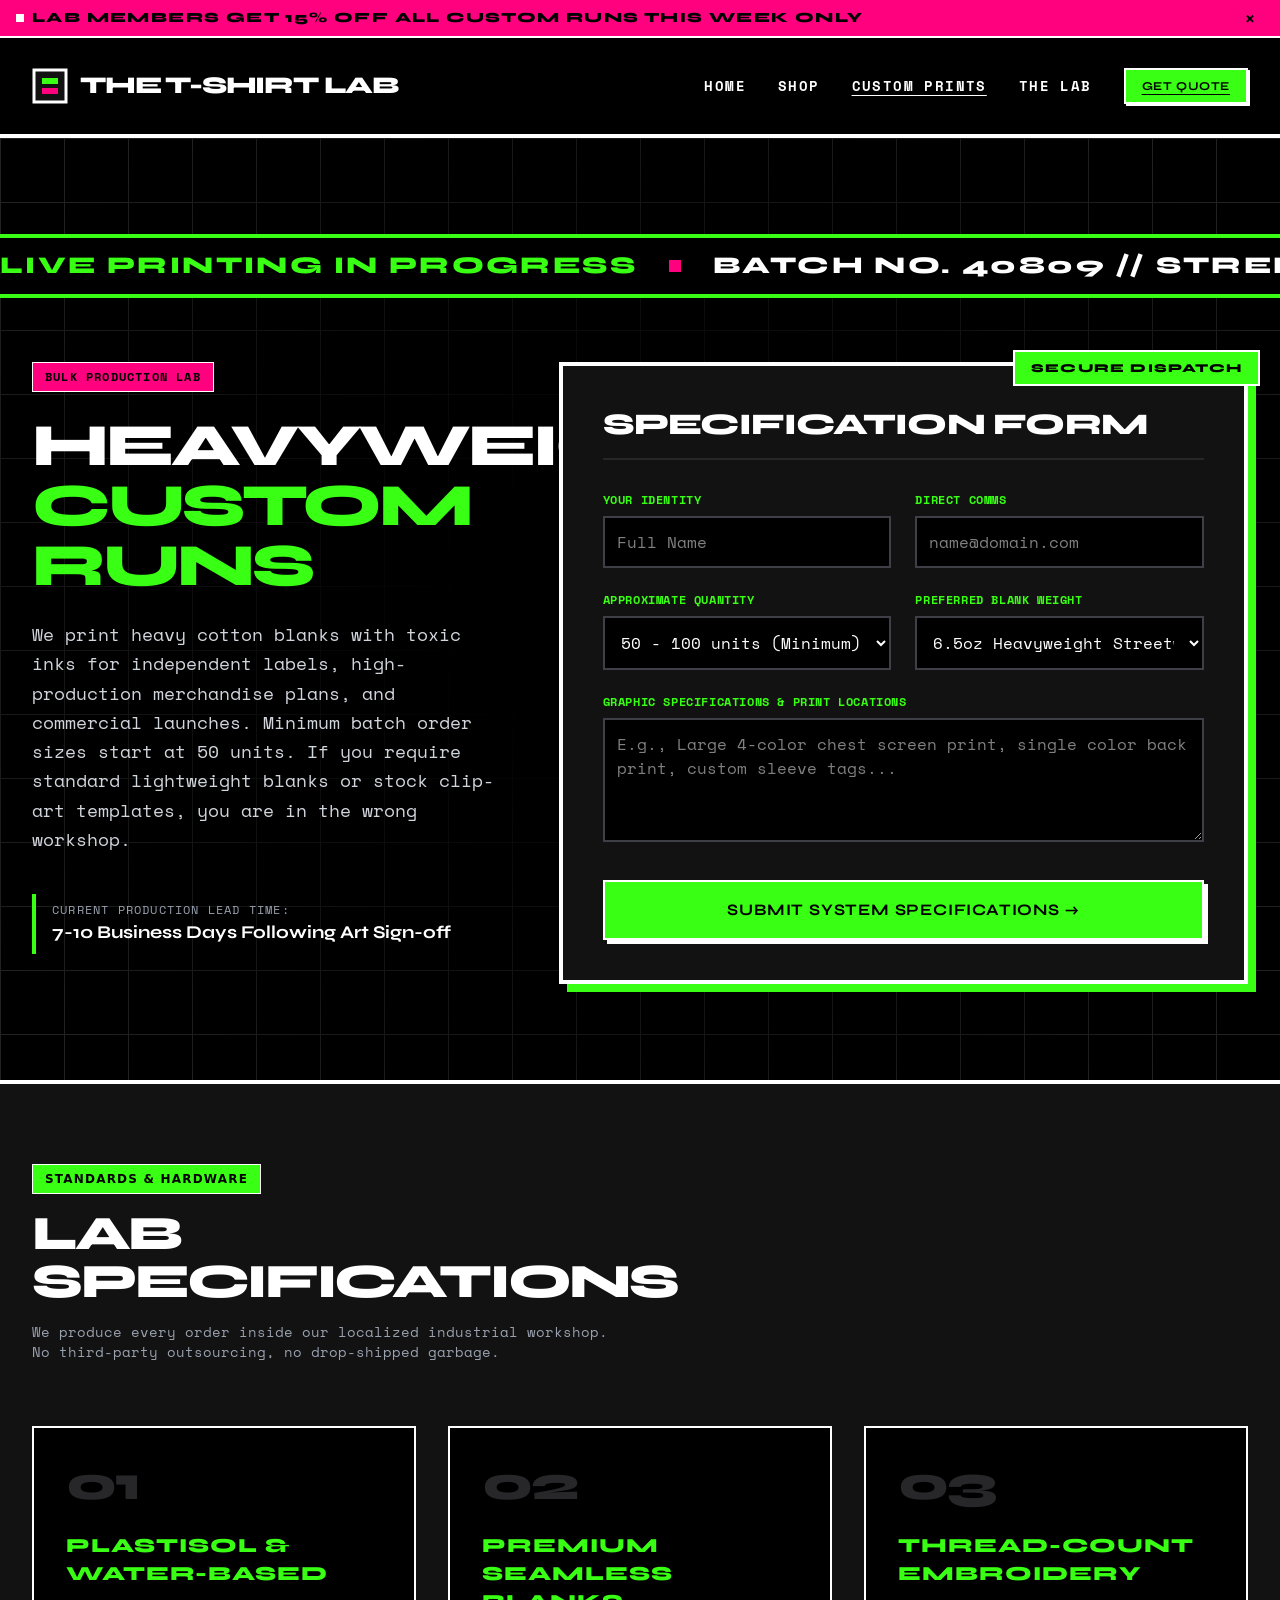
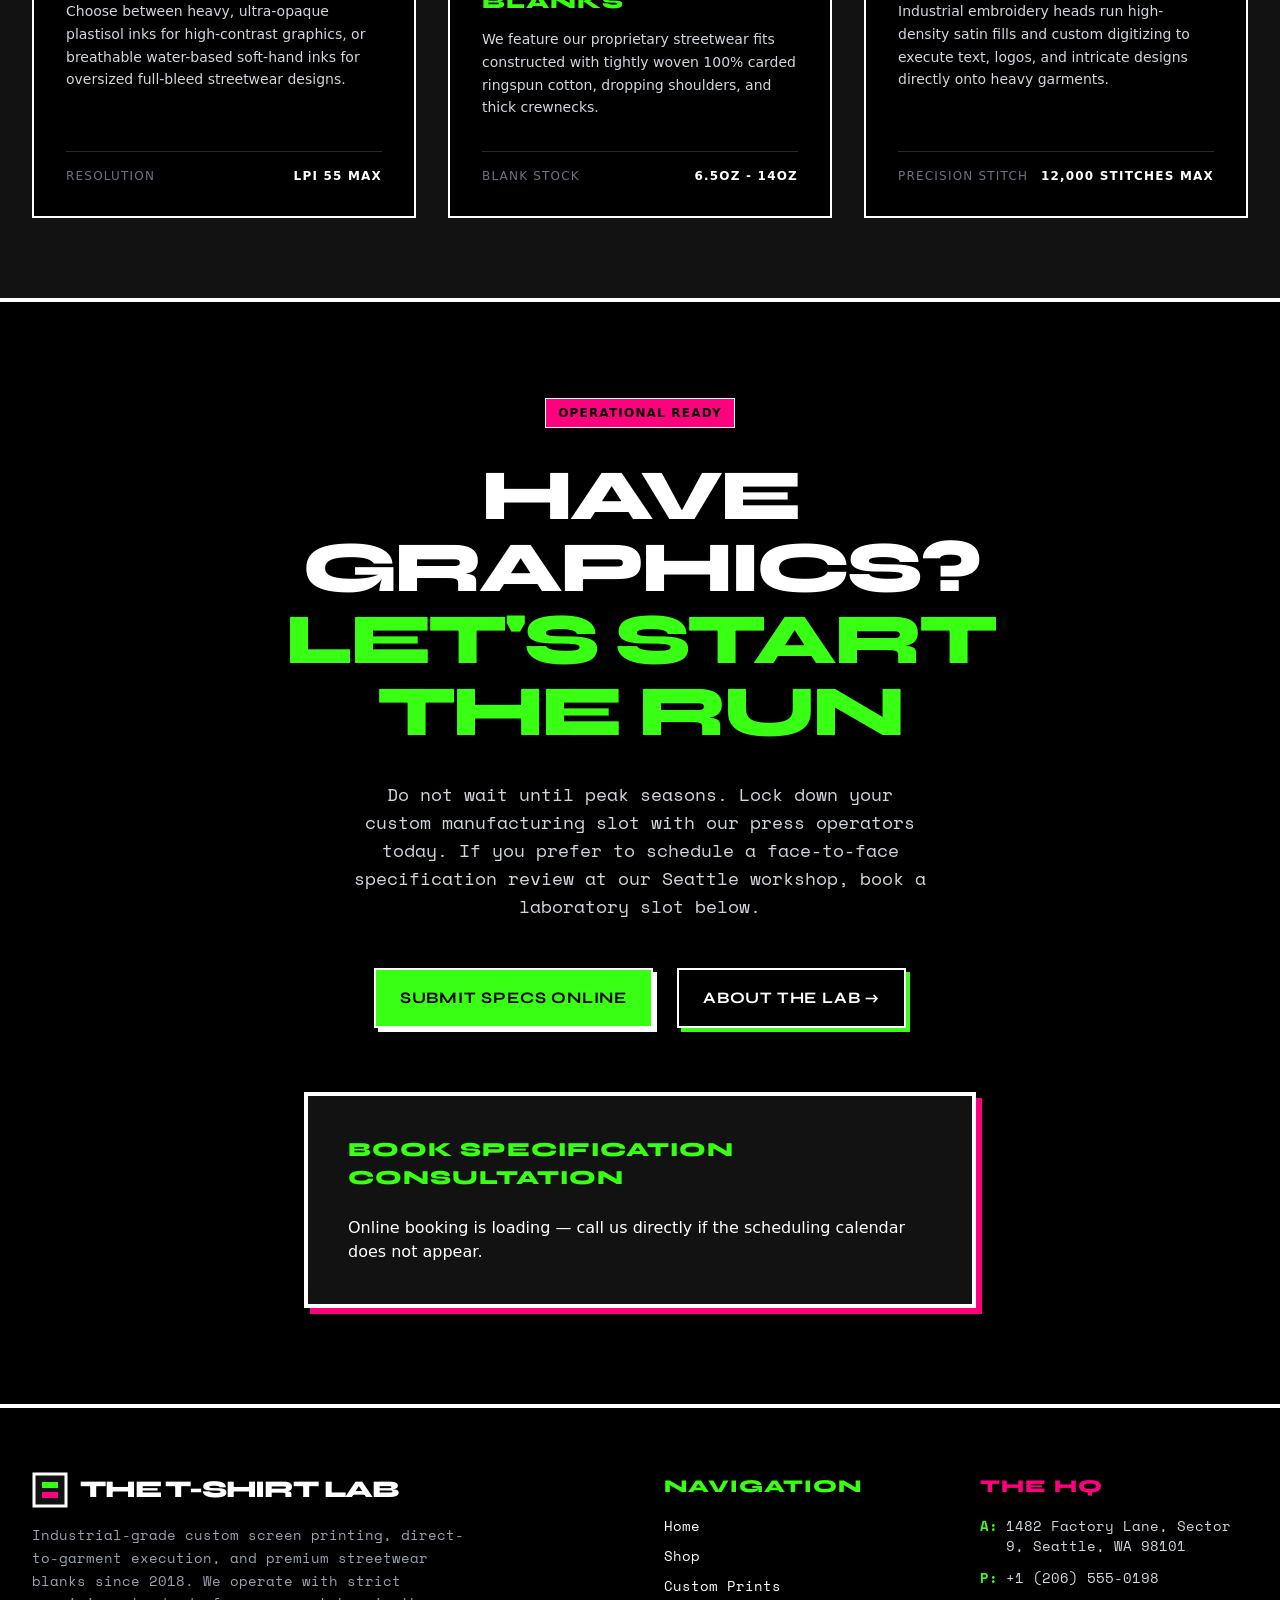
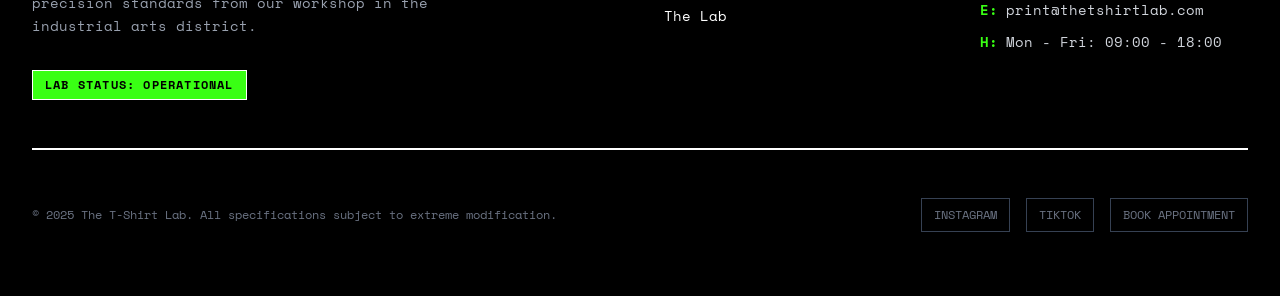
<file: custom.html>
<!DOCTYPE html>
<html lang="en">
<head>
<meta charset="utf-8">
<meta name="viewport" content="width=device-width, initial-scale=1">
<title>Custom Prints &amp; Merch | The T-Shirt Lab</title>
<meta name="description" content="Get professional, high-volume custom screen printing, retail-grade embroidery, and heavy cotton streetwear blanks. Submit your specs for an instant lab quote.">
<link rel="canonical" href="https://t-shirt-lab-0319.sites.tibly.ai/custom">
<meta property="og:type" content="website">
<meta property="og:url" content="https://t-shirt-lab-0319.sites.tibly.ai/custom">
<meta property="og:site_name" content="The T-Shirt Lab">
<meta property="og:title" content="Custom Prints &amp; Merch | The T-Shirt Lab">
<meta property="og:description" content="Get professional, high-volume custom screen printing, retail-grade embroidery, and heavy cotton streetwear blanks. Submit your specs for an instant lab quote.">
<meta name="twitter:card" content="summary_large_image">
<script type="application/ld+json" data-tibly-business>{"@context":"https://schema.org","@type":"Store","name":"The T-Shirt Lab","url":"https://t-shirt-lab-0319.sites.tibly.ai/"}</script>
<link rel="icon" href="/favicon.svg" type="image/svg+xml">
<link rel="preconnect" href="https://fonts.googleapis.com">
<link rel="preconnect" href="https://fonts.gstatic.com" crossorigin>
<link href="https://fonts.googleapis.com/css2?family=Space+Mono:ital,wght@0,400;0,700;1,400;1,700&family=Syne:wght@700;800&display=swap" rel="stylesheet">
<style>details[open] > *:not(summary){animation:tibly-acc .35s ease}@keyframes tibly-acc{from{opacity:0;transform:translateY(-4px)}}</style>
<style>@media (prefers-reduced-motion:no-preference){.tibly-fx{opacity:0;transform:translateY(24px);transition:opacity .7s ease,transform .7s ease}.tibly-fx.tibly-fx-in{opacity:1;transform:none}}</style>
<script>addEventListener('DOMContentLoaded',function(){if(!('IntersectionObserver' in window))return;var io=new IntersectionObserver(function(es){es.forEach(function(en){if(en.isIntersecting){en.target.classList.add('tibly-fx-in');io.unobserve(en.target)}})},{rootMargin:'0px 0px -8% 0px'});document.querySelectorAll('section[data-block] > *').forEach(function(el){var p=getComputedStyle(el).position;if(p==='absolute'||p==='fixed')return;if(el.getBoundingClientRect().top>innerHeight){el.classList.add('tibly-fx');io.observe(el)}})});</script>
<style>.tibly-ba{position:relative;overflow:hidden;--ba:50%;cursor:ew-resize;touch-action:pan-y;user-select:none;-webkit-user-select:none}.tibly-ba>img{display:block;width:100%;height:100%;object-fit:cover}.tibly-ba .tibly-ba-before{position:absolute;inset:0;clip-path:inset(0 calc(100% - var(--ba)) 0 0)}.tibly-ba .tibly-ba-before img{display:block;width:100%;height:100%;object-fit:cover}.tibly-ba::after{content:'';position:absolute;top:0;bottom:0;left:var(--ba);width:2px;margin-left:-1px;background:#fff;box-shadow:0 0 6px rgba(0,0,0,.55);pointer-events:none;z-index:1}.tibly-ba::before{content:'';position:absolute;top:50%;left:var(--ba);width:44px;height:44px;transform:translate(-50%,-50%);border-radius:9999px;background:rgba(0,0,0,.75) url("data:image/svg+xml,%3Csvg%20xmlns='http://www.w3.org/2000/svg'%20viewBox='0%200%2024%2024'%20fill='%23fff'%3E%3Cpath%20d='M9%206l-6%206%206%206zM15%206l6%206-6%206z'/%3E%3C/svg%3E") center/22px 22px no-repeat;border:2px solid #fff;box-shadow:0 2px 8px rgba(0,0,0,.4);pointer-events:none;z-index:1}.tibly-ba input[type=range]{position:absolute;inset:0;width:100%;height:100%;margin:0;opacity:0;pointer-events:none;-webkit-appearance:none;appearance:none;z-index:2}[data-lightbox]{cursor:zoom-in}.tibly-lb{position:fixed;inset:0;z-index:9999;background:rgba(0,0,0,.92);display:flex;align-items:center;justify-content:center;cursor:zoom-out;padding:24px}.tibly-lb img{max-width:100%;max-height:100%;object-fit:contain}</style>
<script>document.addEventListener('input',function(e){var t=e.target;if(!t||t.type!=='range')return;var c=t.closest&&t.closest('.tibly-ba');if(c)c.style.setProperty('--ba',t.value+'%')});document.addEventListener('pointerdown',function(e){var c=e.target.closest&&e.target.closest('.tibly-ba');if(!c||e.button>0)return;e.preventDefault();var inp=c.querySelector('input[type=range]');var set=function(x){var r=c.getBoundingClientRect();if(!r.width)return;var p=Math.max(0,Math.min(100,(x-r.left)*100/r.width));c.style.setProperty('--ba',p+'%');if(inp)inp.value=Math.round(p)};set(e.clientX);var mv=function(ev){set(ev.clientX)};var up=function(){document.removeEventListener('pointermove',mv);document.removeEventListener('pointerup',up);document.removeEventListener('pointercancel',up)};document.addEventListener('pointermove',mv);document.addEventListener('pointerup',up);document.addEventListener('pointercancel',up)});document.addEventListener('click',function(e){var im=e.target.closest&&e.target.closest('[data-lightbox]');if(!im||!(im.currentSrc||im.src))return;e.preventDefault();var o=document.createElement('div');o.className='tibly-lb';var big=document.createElement('img');big.src=im.currentSrc||im.src;big.alt=im.alt||'';o.appendChild(big);o.addEventListener('click',function(){o.remove()});document.addEventListener('keydown',function esc(ev){if(ev.key==='Escape'){o.remove();document.removeEventListener('keydown',esc)}});document.body.appendChild(o)});document.addEventListener('click',function(e){var x=e.target.closest&&e.target.closest('[data-announce-close]');if(!x)return;var b=x.closest('[data-announce]');if(b){b.style.display='none';try{sessionStorage.setItem('tibly-announce','1')}catch(_){}}});addEventListener('DOMContentLoaded',function(){try{if(sessionStorage.getItem('tibly-announce')==='1'){var b=document.querySelector('[data-announce]');if(b)b.style.display='none'}}catch(_){}if('IntersectionObserver' in window&&!matchMedia('(prefers-reduced-motion:reduce)').matches){var els=document.querySelectorAll('[data-count]');if(els.length){var io=new IntersectionObserver(function(es){es.forEach(function(en){if(!en.isIntersecting)return;io.unobserve(en.target);var el=en.target,s=el.textContent||'',m=s.match(/[\d,]*\d(?:\.\d+)?/);if(!m)return;var raw=m[0],num=parseFloat(raw.replace(/,/g,''));if(!isFinite(num))return;if(!el.getAttribute('data-count'))el.setAttribute('data-count',s);var pre=s.slice(0,m.index),post=s.slice(m.index+raw.length),grp=raw.indexOf(',')>=0,dec=(raw.split('.')[1]||'').length,t0=performance.now();requestAnimationFrame(function tick(now){var p=Math.min((now-t0)/1400,1);p=1-Math.pow(1-p,3);var v=(num*p).toFixed(dec);if(grp)v=Number(v).toLocaleString('en-US',{minimumFractionDigits:dec});el.textContent=pre+v+post;if(p<1)requestAnimationFrame(tick)})})},{rootMargin:'0px 0px -10% 0px'});els.forEach(function(el){io.observe(el)})}}var badge=document.querySelector('[data-tibly-open]');if(badge){var src=document.querySelector('[data-tibly-field="hours"]');var txt=(src&&src.textContent||'').toLowerCase();var days=['sun','mon','tue','wed','thu','fri','sat'];var toMin=function(h,mm,ap){h=+h;mm=+(mm||0);if(ap==='pm'&&h!==12)h+=12;if(ap==='am'&&h===12)h=0;return h*60+mm};var spans=[];var re=/(sun|mon|tue|wed|thu|fri|sat|daily|every ?day)[a-z]*\s*(?:[-\u2013\u2014]\s*(sun|mon|tue|wed|thu|fri|sat)[a-z]*)?\s*:?\s*(\d{1,2})(?::(\d{2}))?\s*(am|pm)?\s*[-\u2013\u2014]\s*(\d{1,2})(?::(\d{2}))?\s*(am|pm)?/g,mm;while((mm=re.exec(txt))){var d1=mm[1].slice(0,3),d2=mm[2],ap1=mm[5]||(mm[8]==='pm'&&+mm[3]<=+mm[6]?'am':mm[8]),o=toMin(mm[3],mm[4],ap1),c=toMin(mm[6],mm[7],mm[8]);var from=d1==='dai'||d1==='eve'?0:days.indexOf(d1),to=d2?days.indexOf(d2.slice(0,3)):(d1==='dai'||d1==='eve'?6:from);if(from<0)continue;for(var d=from;;d=(d+1)%7){spans.push([d,o,c]);if(d===to)break}}if(spans.length){var now=new Date(),cur=now.getDay(),min=now.getHours()*60+now.getMinutes();var open=spans.some(function(s){return s[0]===cur&&min>=s[1]&&min<s[2]});badge.textContent=open?(badge.getAttribute('data-open-text')||'Open now'):(badge.getAttribute('data-closed-text')||'Closed now');badge.setAttribute('data-state',open?'open':'closed');badge.hidden=false}}});</script>
<style>header a[aria-current="page"]:not(:has(img,svg)){text-decoration:underline;text-underline-offset:4px;text-decoration-thickness:1px}</style>
<style>#nav-open~[class*="peer-checked:"][class*="fixed"]{min-height:100vh;min-height:100dvh}@media (prefers-reduced-motion:no-preference){label[for="nav-open"] span{transition:transform .3s ease,opacity .2s ease}header:has(#nav-open:checked) label[for="nav-open"]:not([aria-label="Close" i]) span:not(:has(span)):nth-of-type(1){transform:translateY(8px) rotate(45deg)}header:has(#nav-open:checked) label[for="nav-open"]:not([aria-label="Close" i]) span:not(:has(span)):nth-of-type(2){opacity:0}header:has(#nav-open:checked) label[for="nav-open"]:not([aria-label="Close" i]) span:not(:has(span)):nth-of-type(3){transform:translateY(-8px) rotate(-45deg)}#nav-open:checked~[class*="peer-checked:"]{animation:tibly-nav-in .25s ease}#nav-open:checked~[class*="peer-checked:"] label[for="nav-open"]{display:inline-block;animation:tibly-x-in .35s ease}@keyframes tibly-nav-in{from{opacity:0;transform:translateY(10px)}}@keyframes tibly-x-in{from{opacity:0;transform:rotate(-90deg) scale(.6)}}}</style>
<link rel="stylesheet" href="/styles.css?v=4bd0beec">
</head>
<body>
<!-- block:header -->
<header class="relative z-50 w-full bg-black border-b-4 border-white text-white font-body">
  <!-- Announcement Bar -->
  <div data-announce class="bg-accent-500 text-black font-display font-extrabold uppercase text-xs sm:text-sm tracking-widest py-2 px-4 flex items-center justify-between border-b-2 border-white">
    <div class="flex items-center gap-2">
      <span class="w-2 h-2 bg-white animate-pulse"></span>
      <span>LAB MEMBERS GET 15% OFF ALL CUSTOM RUNS THIS WEEK ONLY</span>
    </div>
    <button data-announce-close aria-label="Dismiss" class="text-xl font-bold leading-none hover:text-white transition-colors cursor-pointer px-2">&times;</button>
  </div>

  <!-- Header Main Bar -->
  <div class="max-w-7xl mx-auto px-4 sm:px-6 lg:px-8">
    <input type="checkbox" id="nav-open" class="peer sr-only">

    <div class="flex items-center justify-between h-20 sm:h-24">
      <!-- Brand Logo Wordmark -->
      <a href="/" class="flex items-center gap-3 group focus:outline-none focus:ring-2 focus:ring-brand-500">
        <svg class="w-9 h-9 flex-shrink-0" viewBox="0 0 36 36" fill="none" xmlns="http://www.w3.org/2000/svg">
          <rect x="2" y="2" width="32" height="32" stroke="#ffffff" stroke-width="3" fill="#121212"/>
          <path d="M10 10H26V16H10V10Z" fill="#39ff14"/>
          <path d="M10 20H26V26H10V20Z" fill="#ff007f"/>
        </svg>
        <span data-tibly-field="business-name" class="font-display font-extrabold text-xl sm:text-2xl tracking-tighter uppercase group-hover:text-brand-500 transition-colors">The T-Shirt Lab</span>
      </a>

      <!-- Desktop Navigation -->
      <nav class="hidden md:flex items-center gap-8 font-bold text-sm tracking-widest uppercase">
        <a href="/" class="hover:text-brand-500 hover:underline decoration-2 underline-offset-4 transition-colors">Home</a>
        <a href="/shop" class="hover:text-brand-500 hover:underline decoration-2 underline-offset-4 transition-colors">Shop</a>
        <a href="/custom" class="hover:text-brand-500 hover:underline decoration-2 underline-offset-4 transition-colors" aria-current="page">Custom Prints</a>
        <a href="/about" class="hover:text-brand-500 hover:underline decoration-2 underline-offset-4 transition-colors">The Lab</a>
        <a href="/custom" class="btn py-2 px-4 text-xs shadow-[2px_2px_0px_0px_rgba(255,255,255,1)]" aria-current="page">Get Quote</a>
      </nav>

      <!-- Mobile Menu Button Trigger -->
      <label for="nav-open" class="md:hidden p-2 cursor-pointer focus:outline-none focus:ring-2 focus:ring-brand-500" aria-label="Menu">
        <div class="w-6 h-1 bg-white mb-1.5 transition-all"></div>
        <div class="w-6 h-1 bg-white mb-1.5 transition-all"></div>
        <div class="w-6 h-1 bg-white transition-all"></div>
      </label>
    </div>

    <!-- Mobile Navigation Overlay (Peer Targeted) -->
    <div class="hidden peer-checked:flex md:hidden fixed inset-0 z-50 flex-col bg-black border-4 border-white p-6">
      <div class="flex items-center justify-between pb-8 border-b-2 border-white">
        <!-- Logo duplication inside panel -->
        <div class="flex items-center gap-3">
          <svg class="w-9 h-9" viewBox="0 0 36 36" fill="none" xmlns="http://www.w3.org/2000/svg">
            <rect x="2" y="2" width="32" height="32" stroke="#ffffff" stroke-width="3" fill="#121212"/>
            <path d="M10 10H26V16H10V10Z" fill="#39ff14"/>
            <path d="M10 20H26V26H10V20Z" fill="#ff007f"/>
          </svg>
          <span class="font-display font-extrabold text-xl tracking-tighter uppercase">The T-Shirt Lab</span>
        </div>
        <label for="nav-open" class="p-2 cursor-pointer text-white hover:text-brand-500 transition-colors" aria-label="Close">
          <svg class="w-8 h-8" fill="none" stroke="currentColor" viewBox="0 0 24 24">
            <path stroke-linecap="round" stroke-linejoin="round" stroke-width="3" d="M6 18L18 6M6 6l12 12"/>
          </svg>
        </label>
      </div>

      <nav class="flex-grow flex flex-col justify-center gap-6 my-12 text-center">
        <a href="/" class="font-display font-black text-4xl uppercase text-white hover:text-brand-500 transition-colors">Home</a>
        <a href="/shop" class="font-display font-black text-4xl uppercase text-white hover:text-brand-500 transition-colors">Shop</a>
        <a href="/custom" class="font-display font-black text-4xl uppercase text-white hover:text-brand-500 transition-colors" aria-current="page">Custom Prints</a>
        <a href="/about" class="font-display font-black text-4xl uppercase text-white hover:text-brand-500 transition-colors">The Lab</a>
      </nav>

      <div class="pt-6 border-t-2 border-white">
        <a href="/custom" class="btn w-full text-center py-5 text-lg" aria-current="page">Get Quote Now</a>
      </div>
    </div>
  </div>
</header>
<!-- /block:header -->
<!-- block:bordered-grid -->
<section class="relative bg-black text-white font-body py-16 lg:py-24 border-b-4 border-white overflow-hidden" data-block="bordered-grid">
  <!-- Aesthetic Grid Overlay -->
  <div class="absolute inset-0 bg-[linear-gradient(to_right,#222_1px,transparent_1px),linear-gradient(to_bottom,#222_1px,transparent_1px)] bg-[size:4rem_4rem] [mask-image:radial-gradient(ellipse_at_center,transparent_20%,black_90%)] pointer-events-none opacity-40"></div>

  <!-- Scrolling Marquee Strip (Signature Move Context) -->
  <div class="relative w-full bg-black border-y-4 border-brand-500 py-3 overflow-hidden mb-16 select-none">
    <div class="flex w-max animate-marquee">
      <div class="flex gap-8 text-brand-500 font-display font-black text-xl md:text-2xl tracking-widest uppercase items-center">
        <span>LIVE PRINTING IN PROGRESS</span>
        <span class="inline-block w-3 h-3 bg-accent-500 rounded-none animate-pulse"></span>
        <span class="text-white">BATCH NO. 40809 // STREETWEAR HIGH-VOLUME RUNS Only</span>
        <span class="inline-block w-3 h-3 bg-brand-500 rounded-none animate-pulse"></span>
        <span>LIVE PRINTING IN PROGRESS</span>
        <span class="inline-block w-3 h-3 bg-accent-500 rounded-none animate-pulse"></span>
        <span class="text-white">BATCH NO. 40809 // STREETWEAR HIGH-VOLUME RUNS Only</span>
        <span class="inline-block w-3 h-3 bg-brand-500 rounded-none animate-pulse"></span>
      </div>
      <div class="flex gap-8 text-brand-500 font-display font-black text-xl md:text-2xl tracking-widest uppercase items-center ml-8">
        <span>LIVE PRINTING IN PROGRESS</span>
        <span class="inline-block w-3 h-3 bg-accent-500 rounded-none animate-pulse"></span>
        <span class="text-white">BATCH NO. 40809 // STREETWEAR HIGH-VOLUME RUNS Only</span>
        <span class="inline-block w-3 h-3 bg-brand-500 rounded-none animate-pulse"></span>
        <span>LIVE PRINTING IN PROGRESS</span>
        <span class="inline-block w-3 h-3 bg-accent-500 rounded-none animate-pulse"></span>
        <span class="text-white">BATCH NO. 40809 // STREETWEAR HIGH-VOLUME RUNS Only</span>
        <span class="inline-block w-3 h-3 bg-brand-500 rounded-none animate-pulse"></span>
      </div>
    </div>
  </div>

  <div class="relative max-w-7xl mx-auto px-4 sm:px-6 lg:px-8">
    <div class="grid grid-cols-1 lg:grid-cols-12 gap-12 items-start">
      
      <!-- Copy Column -->
      <div class="lg:col-span-5 flex flex-col gap-6">
        <div class="inline-block bg-accent-500 text-black text-xs font-bold tracking-widest px-3 py-1.5 uppercase border border-white w-max">
          BULK PRODUCTION LAB
        </div>
        <h1 class="font-display font-black text-4xl sm:text-5xl lg:text-6xl tracking-tighter uppercase leading-none">
          HEAVYWEIGHT<br>
          <span class="text-brand-500">CUSTOM RUNS</span>
        </h1>
        <p class="text-gray-300 text-base md:text-lg leading-relaxed max-w-xl">
          We print heavy cotton blanks with toxic inks for independent labels, high-production merchandise plans, and commercial launches. Minimum batch order sizes start at 50 units. If you require standard lightweight blanks or stock clip-art templates, you are in the wrong workshop.
        </p>
        <div class="border-l-4 border-brand-500 pl-4 py-2 mt-4">
          <p class="text-xs uppercase tracking-widest text-gray-400">Current Production Lead Time:</p>
          <p class="font-display font-bold text-lg text-white">7-10 Business Days Following Art Sign-off</p>
        </div>
      </div>

      <!-- Quote Form Column -->
      <div class="lg:col-span-7 bg-surface border-4 border-white p-6 sm:p-10 shadow-[8px_8px_0px_0px_rgba(57,255,20,1)] relative">
        <div class="absolute -top-4 -right-4 bg-brand-500 text-black font-display font-extrabold text-xs tracking-widest px-4 py-2 border-2 border-white uppercase">
          SECURE DISPATCH
        </div>
        <h2 class="font-display font-black text-2xl sm:text-3xl uppercase tracking-tight mb-8 pb-4 border-b-2 border-zinc-800 text-white">
          SPECIFICATION FORM
        </h2>

        <form method="POST" action="/api/public/site-forms" class="space-y-6">
          <input type="hidden" name="_page" value="/custom">
          <input type="text" name="_gotcha" class="hidden" tabindex="-1" autocomplete="off" aria-hidden="true">

          <div class="grid grid-cols-1 sm:grid-cols-2 gap-6">
            <div>
              <label class="block text-xs uppercase tracking-wider font-bold mb-2 text-brand-500">Your Identity</label>
              <input type="text" name="name" required placeholder="Full Name" class="w-full bg-black border-2 border-zinc-700 focus:border-brand-500 p-3 text-white outline-none font-body transition-colors">
            </div>
            <div>
              <label class="block text-xs uppercase tracking-wider font-bold mb-2 text-brand-500">Direct Comms</label>
              <input type="email" name="email" required placeholder="name@domain.com" class="w-full bg-black border-2 border-zinc-700 focus:border-brand-500 p-3 text-white outline-none font-body transition-colors">
            </div>
          </div>

          <div class="grid grid-cols-1 sm:grid-cols-2 gap-6">
            <div>
              <label class="block text-xs uppercase tracking-wider font-bold mb-2 text-brand-500">Approximate Quantity</label>
              <select name="quantity" required class="w-full bg-black border-2 border-zinc-700 focus:border-brand-500 p-3 text-white outline-none font-body transition-colors">
                <option value="50-100">50 - 100 units (Minimum)</option>
                <option value="101-250">101 - 250 units</option>
                <option value="251-500">251 - 500 units</option>
                <option value="501-1000">501 - 1000 units</option>
                <option value="1000+">1000+ units (Bulk Freight)</option>
              </select>
            </div>
            <div>
              <label class="block text-xs uppercase tracking-wider font-bold mb-2 text-brand-500">Preferred Blank Weight</label>
              <select name="blank_type" required class="w-full bg-black border-2 border-zinc-700 focus:border-brand-500 p-3 text-white outline-none font-body transition-colors">
                <option value="heavyweight">6.5oz Heavyweight Streetwear Tee</option>
                <option value="ultra-heavyweight">8.5oz Ultra-Heavy Loopback Boxy Tee</option>
                <option value="fleece-heavy">14oz Premium Hooded Fleece</option>
                <option value="embroidery">Custom Premium Heavyweight Caps</option>
              </select>
            </div>
          </div>

          <div>
            <label class="block text-xs uppercase tracking-wider font-bold mb-2 text-brand-500">Graphic Specifications &amp; Print Locations</label>
            <textarea name="message" rows="4" required placeholder="E.g., Large 4-color chest screen print, single color back print, custom sleeve tags..." class="w-full bg-black border-2 border-zinc-700 focus:border-brand-500 p-3 text-white outline-none font-body transition-colors"></textarea>
          </div>

          <div class="pt-2">
            <button type="submit" class="w-full btn">
              SUBMIT SYSTEM SPECIFICATIONS &rarr;
            </button>
          </div>
        </form>
      </div>

    </div>
  </div>
</section>
<!-- /block:bordered-grid -->
<!-- block:big-list -->
<section class="bg-surface text-white py-20 border-b-4 border-white" data-block="big-list">
  <div class="max-w-7xl mx-auto px-4 sm:px-6 lg:px-8">
    <div class="mb-16 text-left max-w-3xl">
      <div class="inline-block bg-brand-500 text-black text-xs font-bold tracking-widest px-3 py-1.5 uppercase border border-white mb-4">
        STANDARDS &amp; HARDWARE
      </div>
      <h2 class="font-display font-black text-4xl sm:text-5xl uppercase tracking-tighter">
        LAB SPECIFICATIONS
      </h2>
      <p class="text-gray-400 mt-4 max-w-xl font-body text-sm">
        We produce every order inside our localized industrial workshop. No third-party outsourcing, no drop-shipped garbage.
      </p>
    </div>

    <div class="grid grid-cols-1 md:grid-cols-3 gap-8">
      
      <!-- Spec Card 1 -->
      <div class="border-2 border-white bg-black p-8 relative flex flex-col justify-between group hover:shadow-[6px_6px_0px_0px_rgba(255,0,127,1)] transition-all">
        <div>
          <span class="font-display font-extrabold text-5xl text-zinc-800 tracking-tighter block mb-6 group-hover:text-accent-500 transition-colors">01</span>
          <h3 class="font-display font-black text-xl uppercase text-brand-500 mb-3 tracking-wider">PLASTISOL &amp; WATER-BASED</h3>
          <p class="text-gray-300 text-sm leading-relaxed">
            Choose between heavy, ultra-opaque plastisol inks for high-contrast graphics, or breathable water-based soft-hand inks for oversized full-bleed streetwear designs.
          </p>
        </div>
        <div class="border-t border-zinc-800 mt-8 pt-4 flex justify-between items-center text-xs uppercase tracking-widest text-gray-500">
          <span>Resolution</span>
          <span class="text-white font-bold">LPI 55 Max</span>
        </div>
      </div>

      <!-- Spec Card 2 -->
      <div class="border-2 border-white bg-black p-8 relative flex flex-col justify-between group hover:shadow-[6px_6px_0px_0px_rgba(255,0,127,1)] transition-all">
        <div>
          <span class="font-display font-extrabold text-5xl text-zinc-800 tracking-tighter block mb-6 group-hover:text-accent-500 transition-colors">02</span>
          <h3 class="font-display font-black text-xl uppercase text-brand-500 mb-3 tracking-wider">PREMIUM SEAMLESS BLANKS</h3>
          <p class="text-gray-300 text-sm leading-relaxed">
            We feature our proprietary streetwear fits constructed with tightly woven 100% carded ringspun cotton, dropping shoulders, and thick crewnecks.
          </p>
        </div>
        <div class="border-t border-zinc-800 mt-8 pt-4 flex justify-between items-center text-xs uppercase tracking-widest text-gray-500">
          <span>Blank Stock</span>
          <span class="text-white font-bold">6.5oz - 14oz</span>
        </div>
      </div>

      <!-- Spec Card 3 -->
      <div class="border-2 border-white bg-black p-8 relative flex flex-col justify-between group hover:shadow-[6px_6px_0px_0px_rgba(255,0,127,1)] transition-all">
        <div>
          <span class="font-display font-extrabold text-5xl text-zinc-800 tracking-tighter block mb-6 group-hover:text-accent-500 transition-colors">03</span>
          <h3 class="font-display font-black text-xl uppercase text-brand-500 mb-3 tracking-wider">THREAD-COUNT EMBROIDERY</h3>
          <p class="text-gray-300 text-sm leading-relaxed">
            Industrial embroidery heads run high-density satin fills and custom digitizing to execute text, logos, and intricate designs directly onto heavy garments.
          </p>
        </div>
        <div class="border-t border-zinc-800 mt-8 pt-4 flex justify-between items-center text-xs uppercase tracking-widest text-gray-500">
          <span>Precision Stitch</span>
          <span class="text-white font-bold">12,000 stitches max</span>
        </div>
      </div>

    </div>
  </div>
</section>
<!-- /block:big-list -->
<!-- block:blunt-cta -->
<section class="bg-black text-white py-24 relative overflow-hidden" data-block="blunt-cta">
  <!-- Aesthetic Grid Wireframe Background -->
  <div class="absolute inset-0 bg-[radial-gradient(circle_at_bottom_right,_var(--tw-gradient-stops))] from-accent-950 via-black to-black opacity-60 pointer-events-none"></div>

  <div class="relative z-10 max-w-5xl mx-auto px-4 sm:px-6 lg:px-8 text-center">
    <div class="inline-block bg-accent-500 text-black text-xs font-bold tracking-widest px-3 py-1.5 uppercase border border-white mb-8">
      OPERATIONAL READY
    </div>
    <h2 class="font-display font-black text-5xl sm:text-6xl lg:text-7xl uppercase tracking-tighter leading-none mb-8">
      HAVE GRAPHICS?<br>
      <span class="text-brand-500">LET'S START THE RUN</span>
    </h2>
    <p class="text-gray-300 max-w-xl mx-auto text-base sm:text-lg mb-12 font-body">
      Do not wait until peak seasons. Lock down your custom manufacturing slot with our press operators today. If you prefer to schedule a face-to-face specification review at our Seattle workshop, book a laboratory slot below.
    </p>
    
    <div class="flex flex-col sm:flex-row items-center justify-center gap-6">
      <a href="#quote-form" class="w-full sm:w-auto btn">
        SUBMIT SPECS ONLINE
      </a>
      <a href="/about" class="w-full sm:w-auto btn-secondary">
        ABOUT THE LAB &rarr;
      </a>
    </div>

    <!-- Booking Widget Area Embedded for Lab Visit bookings -->
    <div class="mt-16 border-4 border-white bg-surface p-6 sm:p-10 text-left max-w-2xl mx-auto shadow-[6px_6px_0px_0px_rgba(255,0,127,1)]">
      <h3 class="font-display font-black text-xl uppercase text-brand-500 mb-6 tracking-wider">BOOK SPECIFICATION CONSULTATION</h3>
      <div data-tibly-booking>
        Online booking is loading — call us directly if the scheduling calendar does not appear.
      </div>
    </div>
  </div>
</section>
<!-- /block:blunt-cta -->
<!-- block:footer -->
<footer class="relative z-30 bg-black border-t-4 border-white text-white font-body pt-16 pb-28 md:pb-16 overflow-hidden">
  <!-- Aesthetic Grid Wireframe Background Accent -->
  <div class="absolute inset-0 bg-[radial-gradient(ellipse_at_center,_var(--tw-gradient-stops))] from-surface via-black to-black opacity-40 pointer-events-none"></div>

  <div class="relative z-10 max-w-7xl mx-auto px-4 sm:px-6 lg:px-8">
    <div class="grid grid-cols-1 md:grid-cols-4 gap-12 mb-12 border-b-2 border-white pb-12">
      <!-- Col 1: Brand & Bio -->
      <div class="md:col-span-2 flex flex-col gap-4">
        <div class="flex items-center gap-3">
          <svg class="w-9 h-9" viewBox="0 0 36 36" fill="none" xmlns="http://www.w3.org/2000/svg">
            <rect x="2" y="2" width="32" height="32" stroke="#ffffff" stroke-width="3" fill="#121212"/>
            <path d="M10 10H26V16H10V10Z" fill="#39ff14"/>
            <path d="M10 20H26V26H10V20Z" fill="#ff007f"/>
          </svg>
          <span data-tibly-field="business-name" class="font-display font-extrabold text-2xl tracking-tighter uppercase">The T-Shirt Lab</span>
        </div>
        <p class="max-w-md text-sm text-gray-400 leading-relaxed">
          Industrial-grade custom screen printing, direct-to-garment execution, and premium streetwear blanks since 2018. We operate with strict precision standards from our workshop in the industrial arts district.
        </p>
        <div class="mt-4">
          <span class="inline-block bg-brand-500 text-black text-xs font-bold tracking-widest px-3 py-1.5 uppercase border border-white">
            Lab Status: Operational
          </span>
        </div>
      </div>

      <!-- Col 2: Navigation -->
      <div class="flex flex-col gap-4">
        <h4 class="font-display font-extrabold text-lg uppercase text-brand-500 tracking-wider">Navigation</h4>
        <nav class="flex flex-col gap-2.5 text-sm font-medium">
          <a href="/" class="hover:text-accent-500 transition-colors w-max">Home</a>
          <a href="/shop" class="hover:text-accent-500 transition-colors w-max">Shop</a>
          <a href="/custom" class="hover:text-accent-500 transition-colors w-max">Custom Prints</a>
          <a href="/about" class="hover:text-accent-500 transition-colors w-max">The Lab</a>
        </nav>
      </div>

      <!-- Col 3: Contact Details -->
      <div class="flex flex-col gap-4">
        <h4 class="font-display font-extrabold text-lg uppercase text-accent-500 tracking-wider">The HQ</h4>
        <ul class="flex flex-col gap-3 text-sm">
          <li class="flex items-start gap-2">
            <span class="text-brand-500 font-bold">A:</span>
            <span data-tibly-field="address" class="text-gray-300">1482 Factory Lane, Sector 9, Seattle, WA 98101</span>
          </li>
          <li>
            <a href="tel:+12065550198" class="group flex items-center gap-2 hover:text-brand-500 transition-colors">
              <span class="text-brand-500 font-bold">P:</span>
              <span data-tibly-field="phone" class="text-gray-300 group-hover:text-brand-500 transition-colors">+1 (206) 555-0198</span>
            </a>
          </li>
          <li>
            <a href="mailto:print@thetshirtlab.com" class="group flex items-center gap-2 hover:text-brand-500 transition-colors">
              <span class="text-brand-500 font-bold">E:</span>
              <span data-tibly-field="email" class="text-gray-300 group-hover:text-brand-500 transition-colors">print@thetshirtlab.com</span>
            </a>
          </li>
          <li class="flex items-start gap-2">
            <span class="text-brand-500 font-bold">H:</span>
            <span data-tibly-field="hours" class="text-gray-300">Mon - Fri: 09:00 - 18:00</span>
          </li>
        </ul>
      </div>
    </div>

    <!-- Bottom Row: Meta and Socials -->
    <div class="flex flex-col md:flex-row items-center justify-between gap-6 text-xs text-gray-500">
      <div>
        &copy; 2025 <span data-tibly-field="business-name">The T-Shirt Lab</span>. All specifications subject to extreme modification.
      </div>
      <div data-tibly-field="links" class="flex gap-4">
        <a href="https://instagram.com" target="_blank" rel="noopener" class="border border-gray-700 px-3 py-2 hover:border-brand-500 hover:text-brand-500 transition-colors">INSTAGRAM</a>
        <a href="https://tiktok.com" target="_blank" rel="noopener" class="border border-gray-700 px-3 py-2 hover:border-brand-500 hover:text-brand-500 transition-colors">TIKTOK</a>
        <a href="/custom" class="border border-gray-700 px-3 py-2 hover:border-accent-500 hover:text-accent-500 transition-colors">BOOK APPOINTMENT</a>
      </div>
    </div>
  </div>

  <!-- Sticky Mobile Call Bar -->
  <div class="md:hidden fixed bottom-0 inset-x-0 z-40 bg-black border-t-4 border-white p-3 flex">
    <a href="tel:+12065550198" data-tibly-field="phone" class="w-full btn text-center py-4 text-base font-extrabold tracking-widest">
      START AN ORDER NOW
    </a>
  </div>
</footer>
<!-- /block:footer -->
  <script async src="https://api.tibly.ai/widget/v1.js"></script>
</body>
</html>
</file>
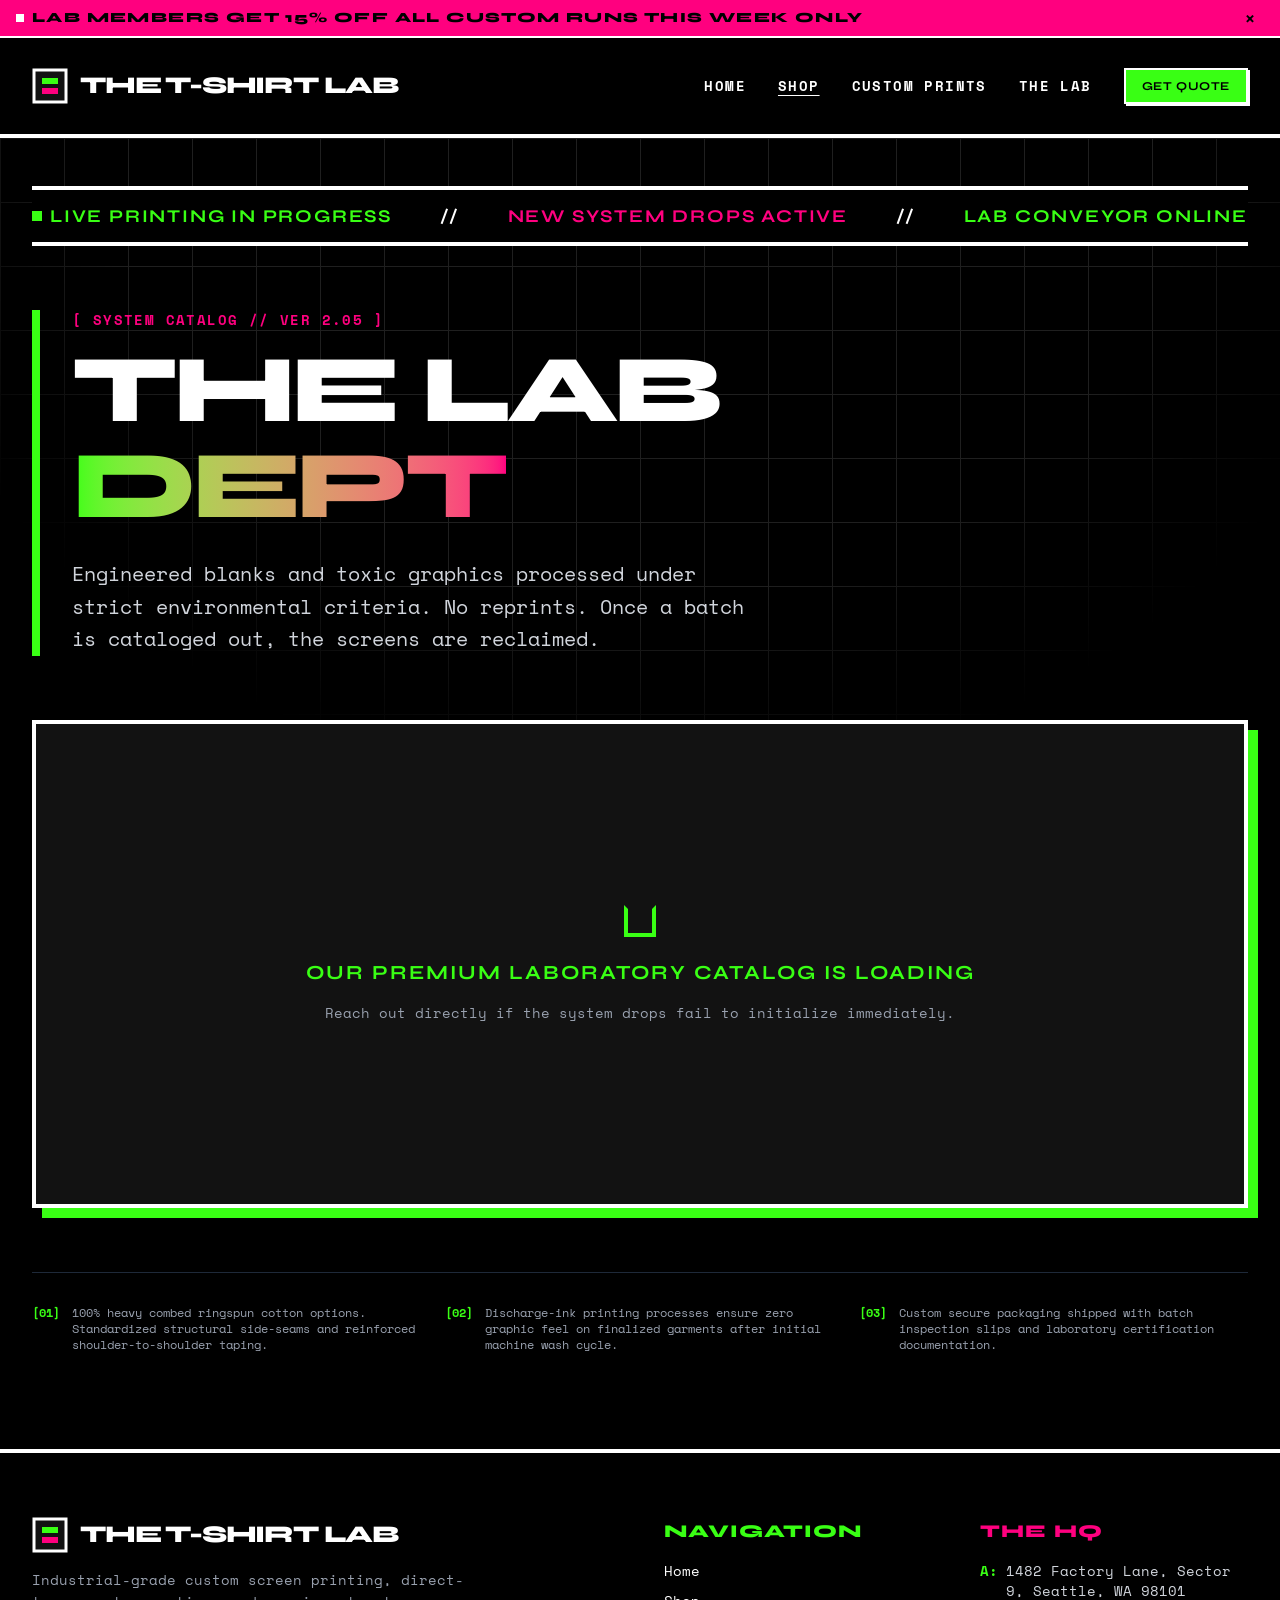
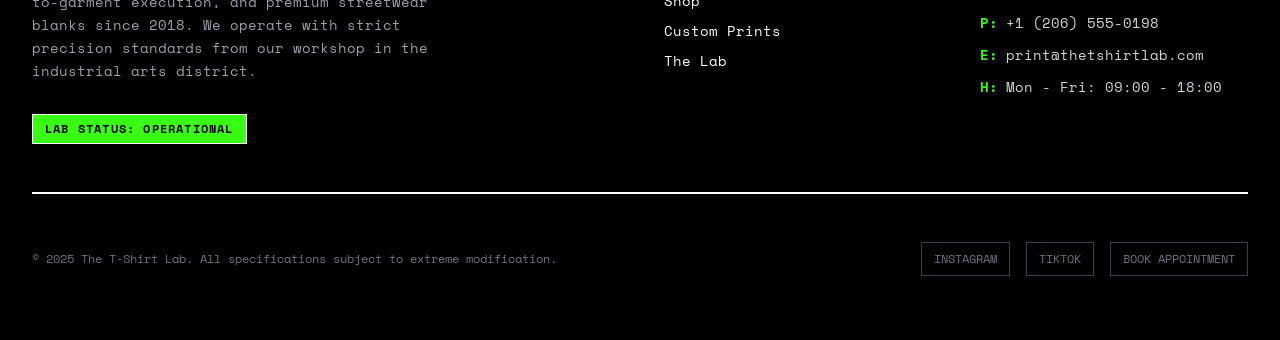
<file: shop.html>
<!DOCTYPE html>
<html lang="en">
<head>
<meta charset="utf-8">
<meta name="viewport" content="width=device-width, initial-scale=1">
<title>The Lab Store | Limited Edition Streetwear &amp; Blanks</title>
<meta name="description" content="Shop limited edition graphic tees, heavy blanks, and exclusive capsule drops from The T-Shirt Lab. Toxic high-contrast industrial style.">
<link rel="canonical" href="https://t-shirt-lab-0319.sites.tibly.ai/shop">
<meta property="og:type" content="website">
<meta property="og:url" content="https://t-shirt-lab-0319.sites.tibly.ai/shop">
<meta property="og:site_name" content="The T-Shirt Lab">
<meta property="og:title" content="The Lab Store | Limited Edition Streetwear &amp; Blanks">
<meta property="og:description" content="Shop limited edition graphic tees, heavy blanks, and exclusive capsule drops from The T-Shirt Lab. Toxic high-contrast industrial style.">
<meta name="twitter:card" content="summary_large_image">
<script type="application/ld+json" data-tibly-business>{"@context":"https://schema.org","@type":"Store","name":"The T-Shirt Lab","url":"https://t-shirt-lab-0319.sites.tibly.ai/"}</script>
<link rel="icon" href="/favicon.svg" type="image/svg+xml">
<link rel="preconnect" href="https://fonts.googleapis.com">
<link rel="preconnect" href="https://fonts.gstatic.com" crossorigin>
<link href="https://fonts.googleapis.com/css2?family=Space+Mono:ital,wght@0,400;0,700;1,400;1,700&family=Syne:wght@700;800&display=swap" rel="stylesheet">
<style>details[open] > *:not(summary){animation:tibly-acc .35s ease}@keyframes tibly-acc{from{opacity:0;transform:translateY(-4px)}}</style>
<style>@media (prefers-reduced-motion:no-preference){.tibly-fx{opacity:0;transform:translateY(24px);transition:opacity .7s ease,transform .7s ease}.tibly-fx.tibly-fx-in{opacity:1;transform:none}}</style>
<script>addEventListener('DOMContentLoaded',function(){if(!('IntersectionObserver' in window))return;var io=new IntersectionObserver(function(es){es.forEach(function(en){if(en.isIntersecting){en.target.classList.add('tibly-fx-in');io.unobserve(en.target)}})},{rootMargin:'0px 0px -8% 0px'});document.querySelectorAll('section[data-block] > *').forEach(function(el){var p=getComputedStyle(el).position;if(p==='absolute'||p==='fixed')return;if(el.getBoundingClientRect().top>innerHeight){el.classList.add('tibly-fx');io.observe(el)}})});</script>
<style>.tibly-ba{position:relative;overflow:hidden;--ba:50%;cursor:ew-resize;touch-action:pan-y;user-select:none;-webkit-user-select:none}.tibly-ba>img{display:block;width:100%;height:100%;object-fit:cover}.tibly-ba .tibly-ba-before{position:absolute;inset:0;clip-path:inset(0 calc(100% - var(--ba)) 0 0)}.tibly-ba .tibly-ba-before img{display:block;width:100%;height:100%;object-fit:cover}.tibly-ba::after{content:'';position:absolute;top:0;bottom:0;left:var(--ba);width:2px;margin-left:-1px;background:#fff;box-shadow:0 0 6px rgba(0,0,0,.55);pointer-events:none;z-index:1}.tibly-ba::before{content:'';position:absolute;top:50%;left:var(--ba);width:44px;height:44px;transform:translate(-50%,-50%);border-radius:9999px;background:rgba(0,0,0,.75) url("data:image/svg+xml,%3Csvg%20xmlns='http://www.w3.org/2000/svg'%20viewBox='0%200%2024%2024'%20fill='%23fff'%3E%3Cpath%20d='M9%206l-6%206%206%206zM15%206l6%206-6%206z'/%3E%3C/svg%3E") center/22px 22px no-repeat;border:2px solid #fff;box-shadow:0 2px 8px rgba(0,0,0,.4);pointer-events:none;z-index:1}.tibly-ba input[type=range]{position:absolute;inset:0;width:100%;height:100%;margin:0;opacity:0;pointer-events:none;-webkit-appearance:none;appearance:none;z-index:2}[data-lightbox]{cursor:zoom-in}.tibly-lb{position:fixed;inset:0;z-index:9999;background:rgba(0,0,0,.92);display:flex;align-items:center;justify-content:center;cursor:zoom-out;padding:24px}.tibly-lb img{max-width:100%;max-height:100%;object-fit:contain}</style>
<script>document.addEventListener('input',function(e){var t=e.target;if(!t||t.type!=='range')return;var c=t.closest&&t.closest('.tibly-ba');if(c)c.style.setProperty('--ba',t.value+'%')});document.addEventListener('pointerdown',function(e){var c=e.target.closest&&e.target.closest('.tibly-ba');if(!c||e.button>0)return;e.preventDefault();var inp=c.querySelector('input[type=range]');var set=function(x){var r=c.getBoundingClientRect();if(!r.width)return;var p=Math.max(0,Math.min(100,(x-r.left)*100/r.width));c.style.setProperty('--ba',p+'%');if(inp)inp.value=Math.round(p)};set(e.clientX);var mv=function(ev){set(ev.clientX)};var up=function(){document.removeEventListener('pointermove',mv);document.removeEventListener('pointerup',up);document.removeEventListener('pointercancel',up)};document.addEventListener('pointermove',mv);document.addEventListener('pointerup',up);document.addEventListener('pointercancel',up)});document.addEventListener('click',function(e){var im=e.target.closest&&e.target.closest('[data-lightbox]');if(!im||!(im.currentSrc||im.src))return;e.preventDefault();var o=document.createElement('div');o.className='tibly-lb';var big=document.createElement('img');big.src=im.currentSrc||im.src;big.alt=im.alt||'';o.appendChild(big);o.addEventListener('click',function(){o.remove()});document.addEventListener('keydown',function esc(ev){if(ev.key==='Escape'){o.remove();document.removeEventListener('keydown',esc)}});document.body.appendChild(o)});document.addEventListener('click',function(e){var x=e.target.closest&&e.target.closest('[data-announce-close]');if(!x)return;var b=x.closest('[data-announce]');if(b){b.style.display='none';try{sessionStorage.setItem('tibly-announce','1')}catch(_){}}});addEventListener('DOMContentLoaded',function(){try{if(sessionStorage.getItem('tibly-announce')==='1'){var b=document.querySelector('[data-announce]');if(b)b.style.display='none'}}catch(_){}if('IntersectionObserver' in window&&!matchMedia('(prefers-reduced-motion:reduce)').matches){var els=document.querySelectorAll('[data-count]');if(els.length){var io=new IntersectionObserver(function(es){es.forEach(function(en){if(!en.isIntersecting)return;io.unobserve(en.target);var el=en.target,s=el.textContent||'',m=s.match(/[\d,]*\d(?:\.\d+)?/);if(!m)return;var raw=m[0],num=parseFloat(raw.replace(/,/g,''));if(!isFinite(num))return;if(!el.getAttribute('data-count'))el.setAttribute('data-count',s);var pre=s.slice(0,m.index),post=s.slice(m.index+raw.length),grp=raw.indexOf(',')>=0,dec=(raw.split('.')[1]||'').length,t0=performance.now();requestAnimationFrame(function tick(now){var p=Math.min((now-t0)/1400,1);p=1-Math.pow(1-p,3);var v=(num*p).toFixed(dec);if(grp)v=Number(v).toLocaleString('en-US',{minimumFractionDigits:dec});el.textContent=pre+v+post;if(p<1)requestAnimationFrame(tick)})})},{rootMargin:'0px 0px -10% 0px'});els.forEach(function(el){io.observe(el)})}}var badge=document.querySelector('[data-tibly-open]');if(badge){var src=document.querySelector('[data-tibly-field="hours"]');var txt=(src&&src.textContent||'').toLowerCase();var days=['sun','mon','tue','wed','thu','fri','sat'];var toMin=function(h,mm,ap){h=+h;mm=+(mm||0);if(ap==='pm'&&h!==12)h+=12;if(ap==='am'&&h===12)h=0;return h*60+mm};var spans=[];var re=/(sun|mon|tue|wed|thu|fri|sat|daily|every ?day)[a-z]*\s*(?:[-\u2013\u2014]\s*(sun|mon|tue|wed|thu|fri|sat)[a-z]*)?\s*:?\s*(\d{1,2})(?::(\d{2}))?\s*(am|pm)?\s*[-\u2013\u2014]\s*(\d{1,2})(?::(\d{2}))?\s*(am|pm)?/g,mm;while((mm=re.exec(txt))){var d1=mm[1].slice(0,3),d2=mm[2],ap1=mm[5]||(mm[8]==='pm'&&+mm[3]<=+mm[6]?'am':mm[8]),o=toMin(mm[3],mm[4],ap1),c=toMin(mm[6],mm[7],mm[8]);var from=d1==='dai'||d1==='eve'?0:days.indexOf(d1),to=d2?days.indexOf(d2.slice(0,3)):(d1==='dai'||d1==='eve'?6:from);if(from<0)continue;for(var d=from;;d=(d+1)%7){spans.push([d,o,c]);if(d===to)break}}if(spans.length){var now=new Date(),cur=now.getDay(),min=now.getHours()*60+now.getMinutes();var open=spans.some(function(s){return s[0]===cur&&min>=s[1]&&min<s[2]});badge.textContent=open?(badge.getAttribute('data-open-text')||'Open now'):(badge.getAttribute('data-closed-text')||'Closed now');badge.setAttribute('data-state',open?'open':'closed');badge.hidden=false}}});</script>
<style>header a[aria-current="page"]:not(:has(img,svg)){text-decoration:underline;text-underline-offset:4px;text-decoration-thickness:1px}</style>
<style>#nav-open~[class*="peer-checked:"][class*="fixed"]{min-height:100vh;min-height:100dvh}@media (prefers-reduced-motion:no-preference){label[for="nav-open"] span{transition:transform .3s ease,opacity .2s ease}header:has(#nav-open:checked) label[for="nav-open"]:not([aria-label="Close" i]) span:not(:has(span)):nth-of-type(1){transform:translateY(8px) rotate(45deg)}header:has(#nav-open:checked) label[for="nav-open"]:not([aria-label="Close" i]) span:not(:has(span)):nth-of-type(2){opacity:0}header:has(#nav-open:checked) label[for="nav-open"]:not([aria-label="Close" i]) span:not(:has(span)):nth-of-type(3){transform:translateY(-8px) rotate(-45deg)}#nav-open:checked~[class*="peer-checked:"]{animation:tibly-nav-in .25s ease}#nav-open:checked~[class*="peer-checked:"] label[for="nav-open"]{display:inline-block;animation:tibly-x-in .35s ease}@keyframes tibly-nav-in{from{opacity:0;transform:translateY(10px)}}@keyframes tibly-x-in{from{opacity:0;transform:rotate(-90deg) scale(.6)}}}</style>
<link rel="stylesheet" href="/styles.css?v=4bd0beec">
</head>
<body>
<!-- block:header -->
<header class="relative z-50 w-full bg-black border-b-4 border-white text-white font-body">
  <!-- Announcement Bar -->
  <div data-announce class="bg-accent-500 text-black font-display font-extrabold uppercase text-xs sm:text-sm tracking-widest py-2 px-4 flex items-center justify-between border-b-2 border-white">
    <div class="flex items-center gap-2">
      <span class="w-2 h-2 bg-white animate-pulse"></span>
      <span>LAB MEMBERS GET 15% OFF ALL CUSTOM RUNS THIS WEEK ONLY</span>
    </div>
    <button data-announce-close aria-label="Dismiss" class="text-xl font-bold leading-none hover:text-white transition-colors cursor-pointer px-2">&times;</button>
  </div>

  <!-- Header Main Bar -->
  <div class="max-w-7xl mx-auto px-4 sm:px-6 lg:px-8">
    <input type="checkbox" id="nav-open" class="peer sr-only">

    <div class="flex items-center justify-between h-20 sm:h-24">
      <!-- Brand Logo Wordmark -->
      <a href="/" class="flex items-center gap-3 group focus:outline-none focus:ring-2 focus:ring-brand-500">
        <svg class="w-9 h-9 flex-shrink-0" viewBox="0 0 36 36" fill="none" xmlns="http://www.w3.org/2000/svg">
          <rect x="2" y="2" width="32" height="32" stroke="#ffffff" stroke-width="3" fill="#121212"/>
          <path d="M10 10H26V16H10V10Z" fill="#39ff14"/>
          <path d="M10 20H26V26H10V20Z" fill="#ff007f"/>
        </svg>
        <span data-tibly-field="business-name" class="font-display font-extrabold text-xl sm:text-2xl tracking-tighter uppercase group-hover:text-brand-500 transition-colors">The T-Shirt Lab</span>
      </a>

      <!-- Desktop Navigation -->
      <nav class="hidden md:flex items-center gap-8 font-bold text-sm tracking-widest uppercase">
        <a href="/" class="hover:text-brand-500 hover:underline decoration-2 underline-offset-4 transition-colors">Home</a>
        <a href="/shop" class="hover:text-brand-500 hover:underline decoration-2 underline-offset-4 transition-colors" aria-current="page">Shop</a>
        <a href="/custom" class="hover:text-brand-500 hover:underline decoration-2 underline-offset-4 transition-colors">Custom Prints</a>
        <a href="/about" class="hover:text-brand-500 hover:underline decoration-2 underline-offset-4 transition-colors">The Lab</a>
        <a href="/custom" class="btn py-2 px-4 text-xs shadow-[2px_2px_0px_0px_rgba(255,255,255,1)]">Get Quote</a>
      </nav>

      <!-- Mobile Menu Button Trigger -->
      <label for="nav-open" class="md:hidden p-2 cursor-pointer focus:outline-none focus:ring-2 focus:ring-brand-500" aria-label="Menu">
        <div class="w-6 h-1 bg-white mb-1.5 transition-all"></div>
        <div class="w-6 h-1 bg-white mb-1.5 transition-all"></div>
        <div class="w-6 h-1 bg-white transition-all"></div>
      </label>
    </div>

    <!-- Mobile Navigation Overlay (Peer Targeted) -->
    <div class="hidden peer-checked:flex md:hidden fixed inset-0 z-50 flex-col bg-black border-4 border-white p-6">
      <div class="flex items-center justify-between pb-8 border-b-2 border-white">
        <!-- Logo duplication inside panel -->
        <div class="flex items-center gap-3">
          <svg class="w-9 h-9" viewBox="0 0 36 36" fill="none" xmlns="http://www.w3.org/2000/svg">
            <rect x="2" y="2" width="32" height="32" stroke="#ffffff" stroke-width="3" fill="#121212"/>
            <path d="M10 10H26V16H10V10Z" fill="#39ff14"/>
            <path d="M10 20H26V26H10V20Z" fill="#ff007f"/>
          </svg>
          <span class="font-display font-extrabold text-xl tracking-tighter uppercase">The T-Shirt Lab</span>
        </div>
        <label for="nav-open" class="p-2 cursor-pointer text-white hover:text-brand-500 transition-colors" aria-label="Close">
          <svg class="w-8 h-8" fill="none" stroke="currentColor" viewBox="0 0 24 24">
            <path stroke-linecap="round" stroke-linejoin="round" stroke-width="3" d="M6 18L18 6M6 6l12 12"/>
          </svg>
        </label>
      </div>

      <nav class="flex-grow flex flex-col justify-center gap-6 my-12 text-center">
        <a href="/" class="font-display font-black text-4xl uppercase text-white hover:text-brand-500 transition-colors">Home</a>
        <a href="/shop" class="font-display font-black text-4xl uppercase text-white hover:text-brand-500 transition-colors" aria-current="page">Shop</a>
        <a href="/custom" class="font-display font-black text-4xl uppercase text-white hover:text-brand-500 transition-colors">Custom Prints</a>
        <a href="/about" class="font-display font-black text-4xl uppercase text-white hover:text-brand-500 transition-colors">The Lab</a>
      </nav>

      <div class="pt-6 border-t-2 border-white">
        <a href="/custom" class="btn w-full text-center py-5 text-lg">Get Quote Now</a>
      </div>
    </div>
  </div>
</header>
<!-- /block:header -->
<!-- block:shop -->
<section class="relative min-h-screen bg-black text-white font-body pt-12 pb-24 px-4 sm:px-6 lg:px-8 overflow-hidden" data-block="shop">
  <!-- Aesthetic Grid Wireframe Overlay -->
  <div class="absolute inset-0 bg-[linear-gradient(to_right,#1f1f1f_1px,transparent_1px),linear-gradient(to_bottom,#1f1f1f_1px,transparent_1px)] bg-[size:4rem_4rem] [mask-image:radial-gradient(ellipse_60%_50%_at_50%_0%,#000_70%,transparent_100%)] opacity-30 pointer-events-none"></div>

  <!-- Signature Move: Scrolling Marquee Alert Strip -->
  <div class="relative w-full overflow-hidden bg-black border-y-4 border-white py-3 mb-16 select-none">
    <div class="flex w-max animate-marquee">
      <!-- Track 1 -->
      <div class="flex items-center gap-12 text-sm md:text-lg font-bold uppercase tracking-widest text-brand-500 font-display">
        <span class="inline-flex items-center gap-2">
          <span class="w-2.5 h-2.5 rounded-none bg-brand-500 animate-ping"></span>
          <span>LIVE PRINTING IN PROGRESS</span>
        </span>
        <span class="text-white">//</span>
        <span class="text-accent-500">NEW SYSTEM DROPS ACTIVE</span>
        <span class="text-white">//</span>
        <span>LAB CONVEYOR ONLINE</span>
        <span class="text-white">//</span>
        <span class="text-accent-500">LIMITED SPECIFICATION CAPSULES</span>
        <span class="text-white">//</span>
      </div>
      <!-- Track 2 (Seamless loop duplicate) -->
      <div class="flex items-center gap-12 text-sm md:text-lg font-bold uppercase tracking-widest text-brand-500 font-display">
        <span class="inline-flex items-center gap-2">
          <span class="w-2.5 h-2.5 rounded-none bg-brand-500 animate-ping"></span>
          <span>LIVE PRINTING IN PROGRESS</span>
        </span>
        <span class="text-white">//</span>
        <span class="text-accent-500">NEW SYSTEM DROPS ACTIVE</span>
        <span class="text-white">//</span>
        <span>LAB CONVEYOR ONLINE</span>
        <span class="text-white">//</span>
        <span class="text-accent-500">LIMITED SPECIFICATION CAPSULES</span>
        <span class="text-white">//</span>
      </div>
    </div>
  </div>

  <div class="relative z-10 max-w-7xl mx-auto">
    <!-- Editorial Header Block -->
    <div class="border-l-8 border-brand-500 pl-6 md:pl-8 mb-16 max-w-3xl">
      <div class="text-xs md:text-sm font-bold text-accent-500 uppercase tracking-widest mb-3 font-body">
        [ SYSTEM CATALOG // VER 2.05 ]
      </div>
      <h1 class="font-display font-extrabold text-5xl md:text-7xl lg:text-8xl uppercase tracking-tighter leading-none mb-6">
        THE LAB <span class="bg-gradient-to-r from-brand-500 to-accent-500 bg-clip-text text-transparent">DEPT</span>
      </h1>
      <p class="text-base md:text-xl text-gray-300 max-w-2xl leading-relaxed">
        Engineered blanks and toxic graphics processed under strict environmental criteria. No reprints. Once a batch is cataloged out, the screens are reclaimed.
      </p>
    </div>

    <!-- Live Store Integration Container -->
    <div class="border-4 border-white p-6 md:p-10 bg-surface shadow-[10px_10px_0px_0px_rgba(57,255,20,1)]">
      <div data-tibly-store class="w-full min-h-[400px] flex items-center justify-center text-center">
        <div class="space-y-4">
          <div class="inline-block w-8 h-8 border-4 border-brand-500 border-t-transparent animate-spin-slow"></div>
          <p class="font-display font-bold uppercase tracking-widest text-xl text-brand-500">
            Our premium laboratory catalog is loading
          </p>
          <p class="text-sm text-gray-400">
            Reach out directly if the system drops fail to initialize immediately.
          </p>
        </div>
      </div>
    </div>

    <!-- Tech Specs Footer Accent -->
    <div class="grid grid-cols-1 md:grid-cols-3 gap-6 mt-16 text-xs text-gray-400 border-t border-gray-800 pt-8">
      <div class="flex items-start gap-3">
        <span class="text-brand-500 font-bold">[01]</span>
        <p>100% heavy combed ringspun cotton options. Standardized structural side-seams and reinforced shoulder-to-shoulder taping.</p>
      </div>
      <div class="flex items-start gap-3">
        <span class="text-brand-500 font-bold">[02]</span>
        <p>Discharge-ink printing processes ensure zero graphic feel on finalized garments after initial machine wash cycle.</p>
      </div>
      <div class="flex items-start gap-3">
        <span class="text-brand-500 font-bold">[03]</span>
        <p>Custom secure packaging shipped with batch inspection slips and laboratory certification documentation.</p>
      </div>
    </div>
  </div>
</section>
<!-- /block:shop -->
<!-- block:footer -->
<footer class="relative z-30 bg-black border-t-4 border-white text-white font-body pt-16 pb-28 md:pb-16 overflow-hidden">
  <!-- Aesthetic Grid Wireframe Background Accent -->
  <div class="absolute inset-0 bg-[radial-gradient(ellipse_at_center,_var(--tw-gradient-stops))] from-surface via-black to-black opacity-40 pointer-events-none"></div>

  <div class="relative z-10 max-w-7xl mx-auto px-4 sm:px-6 lg:px-8">
    <div class="grid grid-cols-1 md:grid-cols-4 gap-12 mb-12 border-b-2 border-white pb-12">
      <!-- Col 1: Brand & Bio -->
      <div class="md:col-span-2 flex flex-col gap-4">
        <div class="flex items-center gap-3">
          <svg class="w-9 h-9" viewBox="0 0 36 36" fill="none" xmlns="http://www.w3.org/2000/svg">
            <rect x="2" y="2" width="32" height="32" stroke="#ffffff" stroke-width="3" fill="#121212"/>
            <path d="M10 10H26V16H10V10Z" fill="#39ff14"/>
            <path d="M10 20H26V26H10V20Z" fill="#ff007f"/>
          </svg>
          <span data-tibly-field="business-name" class="font-display font-extrabold text-2xl tracking-tighter uppercase">The T-Shirt Lab</span>
        </div>
        <p class="max-w-md text-sm text-gray-400 leading-relaxed">
          Industrial-grade custom screen printing, direct-to-garment execution, and premium streetwear blanks since 2018. We operate with strict precision standards from our workshop in the industrial arts district.
        </p>
        <div class="mt-4">
          <span class="inline-block bg-brand-500 text-black text-xs font-bold tracking-widest px-3 py-1.5 uppercase border border-white">
            Lab Status: Operational
          </span>
        </div>
      </div>

      <!-- Col 2: Navigation -->
      <div class="flex flex-col gap-4">
        <h4 class="font-display font-extrabold text-lg uppercase text-brand-500 tracking-wider">Navigation</h4>
        <nav class="flex flex-col gap-2.5 text-sm font-medium">
          <a href="/" class="hover:text-accent-500 transition-colors w-max">Home</a>
          <a href="/shop" class="hover:text-accent-500 transition-colors w-max">Shop</a>
          <a href="/custom" class="hover:text-accent-500 transition-colors w-max">Custom Prints</a>
          <a href="/about" class="hover:text-accent-500 transition-colors w-max">The Lab</a>
        </nav>
      </div>

      <!-- Col 3: Contact Details -->
      <div class="flex flex-col gap-4">
        <h4 class="font-display font-extrabold text-lg uppercase text-accent-500 tracking-wider">The HQ</h4>
        <ul class="flex flex-col gap-3 text-sm">
          <li class="flex items-start gap-2">
            <span class="text-brand-500 font-bold">A:</span>
            <span data-tibly-field="address" class="text-gray-300">1482 Factory Lane, Sector 9, Seattle, WA 98101</span>
          </li>
          <li>
            <a href="tel:+12065550198" class="group flex items-center gap-2 hover:text-brand-500 transition-colors">
              <span class="text-brand-500 font-bold">P:</span>
              <span data-tibly-field="phone" class="text-gray-300 group-hover:text-brand-500 transition-colors">+1 (206) 555-0198</span>
            </a>
          </li>
          <li>
            <a href="mailto:print@thetshirtlab.com" class="group flex items-center gap-2 hover:text-brand-500 transition-colors">
              <span class="text-brand-500 font-bold">E:</span>
              <span data-tibly-field="email" class="text-gray-300 group-hover:text-brand-500 transition-colors">print@thetshirtlab.com</span>
            </a>
          </li>
          <li class="flex items-start gap-2">
            <span class="text-brand-500 font-bold">H:</span>
            <span data-tibly-field="hours" class="text-gray-300">Mon - Fri: 09:00 - 18:00</span>
          </li>
        </ul>
      </div>
    </div>

    <!-- Bottom Row: Meta and Socials -->
    <div class="flex flex-col md:flex-row items-center justify-between gap-6 text-xs text-gray-500">
      <div>
        &copy; 2025 <span data-tibly-field="business-name">The T-Shirt Lab</span>. All specifications subject to extreme modification.
      </div>
      <div data-tibly-field="links" class="flex gap-4">
        <a href="https://instagram.com" target="_blank" rel="noopener" class="border border-gray-700 px-3 py-2 hover:border-brand-500 hover:text-brand-500 transition-colors">INSTAGRAM</a>
        <a href="https://tiktok.com" target="_blank" rel="noopener" class="border border-gray-700 px-3 py-2 hover:border-brand-500 hover:text-brand-500 transition-colors">TIKTOK</a>
        <a href="/custom" class="border border-gray-700 px-3 py-2 hover:border-accent-500 hover:text-accent-500 transition-colors">BOOK APPOINTMENT</a>
      </div>
    </div>
  </div>

  <!-- Sticky Mobile Call Bar -->
  <div class="md:hidden fixed bottom-0 inset-x-0 z-40 bg-black border-t-4 border-white p-3 flex">
    <a href="tel:+12065550198" data-tibly-field="phone" class="w-full btn text-center py-4 text-base font-extrabold tracking-widest">
      START AN ORDER NOW
    </a>
  </div>
</footer>
<!-- /block:footer -->
  <script async src="https://api.tibly.ai/widget/v1.js"></script>
</body>
</html>
</file>
<file: styles.css>
/*! tailwindcss v4.3.2 | MIT License | https://tailwindcss.com */
@layer properties{@supports (((-webkit-hyphens:none)) and (not (margin-trim:inline))) or ((-moz-orient:inline) and (not (color:rgb(from red r g b)))){*,:before,:after,::backdrop{--tw-space-y-reverse:0;--tw-divide-y-reverse:0;--tw-border-style:solid;--tw-gradient-position:initial;--tw-gradient-from:#0000;--tw-gradient-via:#0000;--tw-gradient-to:#0000;--tw-gradient-stops:initial;--tw-gradient-via-stops:initial;--tw-gradient-from-position:0%;--tw-gradient-via-position:50%;--tw-gradient-to-position:100%;--tw-leading:initial;--tw-font-weight:initial;--tw-tracking:initial;--tw-shadow:0 0 #0000;--tw-shadow-color:initial;--tw-shadow-alpha:100%;--tw-inset-shadow:0 0 #0000;--tw-inset-shadow-color:initial;--tw-inset-shadow-alpha:100%;--tw-ring-color:initial;--tw-ring-shadow:0 0 #0000;--tw-inset-ring-color:initial;--tw-inset-ring-shadow:0 0 #0000;--tw-ring-inset:initial;--tw-ring-offset-width:0px;--tw-ring-offset-color:#fff;--tw-ring-offset-shadow:0 0 #0000;--tw-blur:initial;--tw-brightness:initial;--tw-contrast:initial;--tw-grayscale:initial;--tw-hue-rotate:initial;--tw-invert:initial;--tw-opacity:initial;--tw-saturate:initial;--tw-sepia:initial;--tw-drop-shadow:initial;--tw-drop-shadow-color:initial;--tw-drop-shadow-alpha:100%;--tw-drop-shadow-size:initial;--tw-duration:initial;--tw-scale-x:1;--tw-scale-y:1;--tw-scale-z:1;--tw-divide-x-reverse:0;--tw-translate-x:0;--tw-translate-y:0;--tw-translate-z:0}}}@layer theme{:root,:host{--font-sans:ui-sans-serif, system-ui, sans-serif, "Apple Color Emoji", "Segoe UI Emoji", "Segoe UI Symbol", "Noto Color Emoji";--font-mono:ui-monospace, SFMono-Regular, Menlo, Monaco, Consolas, "Liberation Mono", "Courier New", monospace;--color-gray-300:oklch(87.2% .01 258.338);--color-gray-400:oklch(70.7% .022 261.325);--color-gray-500:oklch(55.1% .027 264.364);--color-gray-700:oklch(37.3% .034 259.733);--color-gray-800:oklch(27.8% .033 256.848);--color-zinc-700:oklch(37% .013 285.805);--color-zinc-800:oklch(27.4% .006 286.033);--color-zinc-900:oklch(21% .006 285.885);--color-zinc-950:oklch(14.1% .005 285.823);--color-black:#000;--color-white:#fff;--spacing:.25rem;--container-md:28rem;--container-lg:32rem;--container-xl:36rem;--container-2xl:42rem;--container-3xl:48rem;--container-5xl:64rem;--container-7xl:80rem;--text-xs:.75rem;--text-xs--line-height:calc(1 / .75);--text-sm:.875rem;--text-sm--line-height:calc(1.25 / .875);--text-base:1rem;--text-base--line-height:calc(1.5 / 1);--text-lg:1.125rem;--text-lg--line-height:calc(1.75 / 1.125);--text-xl:1.25rem;--text-xl--line-height:calc(1.75 / 1.25);--text-2xl:1.5rem;--text-2xl--line-height:calc(2 / 1.5);--text-3xl:1.875rem;--text-3xl--line-height:calc(2.25 / 1.875);--text-4xl:2.25rem;--text-4xl--line-height:calc(2.5 / 2.25);--text-5xl:3rem;--text-5xl--line-height:1;--text-6xl:3.75rem;--text-6xl--line-height:1;--text-7xl:4.5rem;--text-7xl--line-height:1;--text-8xl:6rem;--text-8xl--line-height:1;--font-weight-medium:500;--font-weight-bold:700;--font-weight-extrabold:800;--font-weight-black:900;--tracking-tighter:-.05em;--tracking-tight:-.025em;--tracking-wide:.025em;--tracking-wider:.05em;--tracking-widest:.1em;--leading-relaxed:1.625;--radius-xs:0px;--radius-sm:0px;--radius-md:0px;--radius-lg:0px;--radius-xl:0px;--animate-spin:spin 1s linear infinite;--animate-ping:ping 1s cubic-bezier(0, 0, .2, 1) infinite;--animate-pulse:pulse 2s cubic-bezier(.4, 0, .6, 1) infinite;--default-transition-duration:.15s;--default-transition-timing-function:cubic-bezier(.4, 0, .2, 1);--default-font-family:var(--font-sans);--default-mono-font-family:var(--font-mono);--color-brand-50:#ebffe6;--color-brand-100:#ccffbf;--color-brand-200:#99ff80;--color-brand-300:#66ff40;--color-brand-400:#4cff20;--color-brand-500:#39ff14;--color-brand-600:#20d900;--color-brand-700:#18a600;--color-brand-800:#107300;--color-brand-900:#084000;--color-accent-50:#ffe5f0;--color-accent-100:#ffb3d1;--color-accent-200:#ff80b3;--color-accent-300:#ff4d94;--color-accent-400:#ff1a75;--color-accent-500:#ff007f;--color-accent-600:#c06;--color-accent-700:#99004d;--color-accent-800:#603;--color-accent-900:#330016;--color-surface:#121212;--color-ink:#fff;--font-display:"Syne", sans-serif;--font-body:"Space Mono", monospace;--animate-marquee:marquee 30s linear infinite;--animate-kenburns:kenburns 18s ease-in-out infinite alternate;--animate-float:float 6s ease-in-out infinite;--animate-pulse-soft:pulse-soft 4s ease-in-out infinite;--animate-spin-slow:spin-slow 24s linear infinite}}@layer base{*,:after,:before,::backdrop{box-sizing:border-box;border:0 solid;margin:0;padding:0}::file-selector-button{box-sizing:border-box;border:0 solid;margin:0;padding:0}html,:host{-webkit-text-size-adjust:100%;tab-size:4;line-height:1.5;font-family:var(--default-font-family,ui-sans-serif, system-ui, sans-serif, "Apple Color Emoji", "Segoe UI Emoji", "Segoe UI Symbol", "Noto Color Emoji");font-feature-settings:var(--default-font-feature-settings,normal);font-variation-settings:var(--default-font-variation-settings,normal);-webkit-tap-highlight-color:transparent}hr{height:0;color:inherit;border-top-width:1px}abbr:where([title]){-webkit-text-decoration:underline dotted;text-decoration:underline dotted}h1,h2,h3,h4,h5,h6{font-size:inherit;font-weight:inherit}a{color:inherit;-webkit-text-decoration:inherit;-webkit-text-decoration:inherit;-webkit-text-decoration:inherit;text-decoration:inherit}b,strong{font-weight:bolder}code,kbd,samp,pre{font-family:var(--default-mono-font-family,ui-monospace, SFMono-Regular, Menlo, Monaco, Consolas, "Liberation Mono", "Courier New", monospace);font-feature-settings:var(--default-mono-font-feature-settings,normal);font-variation-settings:var(--default-mono-font-variation-settings,normal);font-size:1em}small{font-size:80%}sub,sup{vertical-align:baseline;font-size:75%;line-height:0;position:relative}sub{bottom:-.25em}sup{top:-.5em}table{text-indent:0;border-color:inherit;border-collapse:collapse}:-moz-focusring{outline:auto}progress{vertical-align:baseline}summary{display:list-item}ol,ul,menu{list-style:none}img,svg,video,canvas,audio,iframe,embed,object{vertical-align:middle;display:block}img,video{max-width:100%;height:auto}button,input,select,optgroup,textarea{font:inherit;font-feature-settings:inherit;font-variation-settings:inherit;letter-spacing:inherit;color:inherit;opacity:1;background-color:#0000;border-radius:0}::file-selector-button{font:inherit;font-feature-settings:inherit;font-variation-settings:inherit;letter-spacing:inherit;color:inherit;opacity:1;background-color:#0000;border-radius:0}:where(select:is([multiple],[size])) optgroup{font-weight:bolder}:where(select:is([multiple],[size])) optgroup option{padding-inline-start:20px}::file-selector-button{margin-inline-end:4px}::placeholder{opacity:1}@supports (not ((-webkit-appearance:-apple-pay-button))) or (contain-intrinsic-size:1px){::placeholder{color:currentColor}@supports (color:color-mix(in lab, red, red)){::placeholder{color:color-mix(in oklab, currentcolor 50%, transparent)}}}textarea{resize:vertical}::-webkit-search-decoration{-webkit-appearance:none}::-webkit-date-and-time-value{min-height:1lh;text-align:inherit}::-webkit-datetime-edit{display:inline-flex}::-webkit-datetime-edit-fields-wrapper{padding:0}::-webkit-datetime-edit{padding-block:0}::-webkit-datetime-edit-year-field{padding-block:0}::-webkit-datetime-edit-month-field{padding-block:0}::-webkit-datetime-edit-day-field{padding-block:0}::-webkit-datetime-edit-hour-field{padding-block:0}::-webkit-datetime-edit-minute-field{padding-block:0}::-webkit-datetime-edit-second-field{padding-block:0}::-webkit-datetime-edit-millisecond-field{padding-block:0}::-webkit-datetime-edit-meridiem-field{padding-block:0}::-webkit-calendar-picker-indicator{line-height:1}:-moz-ui-invalid{box-shadow:none}button,input:where([type=button],[type=reset],[type=submit]){appearance:button}::file-selector-button{appearance:button}::-webkit-inner-spin-button{height:auto}::-webkit-outer-spin-button{height:auto}[hidden]:where(:not([hidden=until-found])){display:none!important}}@layer components{.btn{border-style:var(--tw-border-style);border-width:2px;border-color:var(--color-white);background-color:var(--color-brand-500);padding-inline:calc(var(--spacing) * 6);padding-block:calc(var(--spacing) * 4);font-family:var(--font-display);--tw-font-weight:var(--font-weight-bold);font-weight:var(--font-weight-bold);--tw-tracking:var(--tracking-wider);letter-spacing:var(--tracking-wider);color:var(--color-black);text-transform:uppercase;--tw-shadow:4px 4px 0px 0px var(--tw-shadow-color,#fff);box-shadow:var(--tw-inset-shadow), var(--tw-inset-ring-shadow), var(--tw-ring-offset-shadow), var(--tw-ring-shadow), var(--tw-shadow);transition-property:color,background-color,border-color,outline-color,text-decoration-color,fill,stroke,--tw-gradient-from,--tw-gradient-via,--tw-gradient-to;transition-timing-function:var(--tw-ease,var(--default-transition-timing-function));transition-duration:var(--tw-duration,var(--default-transition-duration));--tw-duration:.15s;justify-content:center;align-items:center;transition-duration:.15s;display:inline-flex}@media (hover:hover){.btn:hover{background-color:var(--color-accent-500);color:var(--color-white)}}.btn:active{--tw-translate-x:calc(var(--spacing) * .5);translate:var(--tw-translate-x) var(--tw-translate-y);--tw-translate-y:calc(var(--spacing) * .5);translate:var(--tw-translate-x) var(--tw-translate-y)}.btn-secondary{border-style:var(--tw-border-style);border-width:2px;border-color:var(--color-white);background-color:var(--color-black);padding-inline:calc(var(--spacing) * 6);padding-block:calc(var(--spacing) * 4);font-family:var(--font-display);--tw-font-weight:var(--font-weight-bold);font-weight:var(--font-weight-bold);--tw-tracking:var(--tracking-wider);letter-spacing:var(--tracking-wider);color:var(--color-white);text-transform:uppercase;--tw-shadow:4px 4px 0px 0px var(--tw-shadow-color,#39ff14);box-shadow:var(--tw-inset-shadow), var(--tw-inset-ring-shadow), var(--tw-ring-offset-shadow), var(--tw-ring-shadow), var(--tw-shadow);transition-property:color,background-color,border-color,outline-color,text-decoration-color,fill,stroke,--tw-gradient-from,--tw-gradient-via,--tw-gradient-to;transition-timing-function:var(--tw-ease,var(--default-transition-timing-function));transition-duration:var(--tw-duration,var(--default-transition-duration));--tw-duration:.15s;justify-content:center;align-items:center;transition-duration:.15s;display:inline-flex}@media (hover:hover){.btn-secondary:hover{background-color:var(--color-white);color:var(--color-black)}}.btn-secondary:active{--tw-translate-x:calc(var(--spacing) * .5);translate:var(--tw-translate-x) var(--tw-translate-y);--tw-translate-y:calc(var(--spacing) * .5);translate:var(--tw-translate-x) var(--tw-translate-y)}.card{border-style:var(--tw-border-style);border-width:2px;border-color:var(--color-white);background-color:var(--color-surface);padding:calc(var(--spacing) * 6);transition-property:all;transition-timing-function:var(--tw-ease,var(--default-transition-timing-function));transition-duration:var(--tw-duration,var(--default-transition-duration));--tw-duration:.15s;transition-duration:.15s}@media (hover:hover){.card:hover{--tw-translate-x:calc(var(--spacing) * -1);translate:var(--tw-translate-x) var(--tw-translate-y);--tw-translate-y:calc(var(--spacing) * -1);translate:var(--tw-translate-x) var(--tw-translate-y);--tw-shadow:8px 8px 0px 0px var(--tw-shadow-color,#ff007f);box-shadow:var(--tw-inset-shadow), var(--tw-inset-ring-shadow), var(--tw-ring-offset-shadow), var(--tw-ring-shadow), var(--tw-shadow)}}}@layer utilities{.pointer-events-none{pointer-events:none}.sr-only{clip-path:inset(50%);white-space:nowrap;border-width:0;width:1px;height:1px;margin:-1px;padding:0;position:absolute;overflow:hidden}.absolute{position:absolute}.fixed{position:fixed}.relative{position:relative}.-inset-4{inset:calc(var(--spacing) * -4)}.inset-0{inset:0}.inset-x-0{inset-inline:0}.-top-4{top:calc(var(--spacing) * -4)}.top-4{top:calc(var(--spacing) * 4)}.-right-4{right:calc(var(--spacing) * -4)}.right-4{right:calc(var(--spacing) * 4)}.bottom-0{bottom:0}.bottom-4{bottom:calc(var(--spacing) * 4)}.left-4{left:calc(var(--spacing) * 4)}.z-10{z-index:10}.z-20{z-index:20}.z-30{z-index:30}.z-40{z-index:40}.z-50{z-index:50}.container{width:100%}@media (min-width:40rem){.container{max-width:40rem}}@media (min-width:48rem){.container{max-width:48rem}}@media (min-width:64rem){.container{max-width:64rem}}@media (min-width:80rem){.container{max-width:80rem}}@media (min-width:96rem){.container{max-width:96rem}}.mx-8{margin-inline:calc(var(--spacing) * 8)}.mx-auto{margin-inline:auto}.my-12{margin-block:calc(var(--spacing) * 12)}.mt-4{margin-top:calc(var(--spacing) * 4)}.mt-8{margin-top:calc(var(--spacing) * 8)}.mt-12{margin-top:calc(var(--spacing) * 12)}.mt-16{margin-top:calc(var(--spacing) * 16)}.mb-1{margin-bottom:var(--spacing)}.mb-1\.5{margin-bottom:calc(var(--spacing) * 1.5)}.mb-2{margin-bottom:calc(var(--spacing) * 2)}.mb-3{margin-bottom:calc(var(--spacing) * 3)}.mb-4{margin-bottom:calc(var(--spacing) * 4)}.mb-6{margin-bottom:calc(var(--spacing) * 6)}.mb-8{margin-bottom:calc(var(--spacing) * 8)}.mb-10{margin-bottom:calc(var(--spacing) * 10)}.mb-12{margin-bottom:calc(var(--spacing) * 12)}.mb-16{margin-bottom:calc(var(--spacing) * 16)}.mb-20{margin-bottom:calc(var(--spacing) * 20)}.ml-8{margin-left:calc(var(--spacing) * 8)}.block{display:block}.flex{display:flex}.grid{display:grid}.hidden{display:none}.inline-block{display:inline-block}.inline-flex{display:inline-flex}.aspect-\[4\/5\]{aspect-ratio:4/5}.aspect-square{aspect-ratio:1}.h-1{height:var(--spacing)}.h-2{height:calc(var(--spacing) * 2)}.h-2\.5{height:calc(var(--spacing) * 2.5)}.h-3{height:calc(var(--spacing) * 3)}.h-8{height:calc(var(--spacing) * 8)}.h-9{height:calc(var(--spacing) * 9)}.h-20{height:calc(var(--spacing) * 20)}.h-full{height:100%}.min-h-\[400px\]{min-height:400px}.min-h-screen{min-height:100vh}.w-2{width:calc(var(--spacing) * 2)}.w-2\.5{width:calc(var(--spacing) * 2.5)}.w-3{width:calc(var(--spacing) * 3)}.w-6{width:calc(var(--spacing) * 6)}.w-8{width:calc(var(--spacing) * 8)}.w-9{width:calc(var(--spacing) * 9)}.w-full{width:100%}.w-max{width:max-content}.max-w-2xl{max-width:var(--container-2xl)}.max-w-3xl{max-width:var(--container-3xl)}.max-w-5xl{max-width:var(--container-5xl)}.max-w-7xl{max-width:var(--container-7xl)}.max-w-lg{max-width:var(--container-lg)}.max-w-md{max-width:var(--container-md)}.max-w-prose{max-width:65ch}.max-w-xl{max-width:var(--container-xl)}.flex-shrink-0{flex-shrink:0}.flex-grow{flex-grow:1}.animate-marquee{animation:var(--animate-marquee)}.animate-ping{animation:var(--animate-ping)}.animate-pulse{animation:var(--animate-pulse)}.animate-pulse-soft{animation:var(--animate-pulse-soft)}.animate-spin{animation:var(--animate-spin)}.animate-spin-slow{animation:var(--animate-spin-slow)}.cursor-pointer{cursor:pointer}.grid-cols-1{grid-template-columns:repeat(1,minmax(0,1fr))}.grid-cols-2{grid-template-columns:repeat(2,minmax(0,1fr))}.flex-col{flex-direction:column}.items-center{align-items:center}.items-start{align-items:flex-start}.justify-between{justify-content:space-between}.justify-center{justify-content:center}.gap-2{gap:calc(var(--spacing) * 2)}.gap-2\.5{gap:calc(var(--spacing) * 2.5)}.gap-3{gap:calc(var(--spacing) * 3)}.gap-4{gap:calc(var(--spacing) * 4)}.gap-6{gap:calc(var(--spacing) * 6)}.gap-8{gap:calc(var(--spacing) * 8)}.gap-12{gap:calc(var(--spacing) * 12)}:where(.space-y-4>:not(:last-child)){--tw-space-y-reverse:0;margin-block-start:calc(calc(var(--spacing) * 4) * var(--tw-space-y-reverse));margin-block-end:calc(calc(var(--spacing) * 4) * calc(1 - var(--tw-space-y-reverse)))}:where(.space-y-6>:not(:last-child)){--tw-space-y-reverse:0;margin-block-start:calc(calc(var(--spacing) * 6) * var(--tw-space-y-reverse));margin-block-end:calc(calc(var(--spacing) * 6) * calc(1 - var(--tw-space-y-reverse)))}:where(.divide-y-4>:not(:last-child)){--tw-divide-y-reverse:0;border-bottom-style:var(--tw-border-style);border-top-style:var(--tw-border-style);border-top-width:calc(4px * var(--tw-divide-y-reverse));border-bottom-width:calc(4px * calc(1 - var(--tw-divide-y-reverse)))}:where(.divide-white>:not(:last-child)){border-color:var(--color-white)}.self-start{align-self:flex-start}.overflow-hidden{overflow:hidden}.rounded-full{border-radius:3.40282e38px}.rounded-none{border-radius:0}.border{border-style:var(--tw-border-style);border-width:1px}.border-2{border-style:var(--tw-border-style);border-width:2px}.border-4{border-style:var(--tw-border-style);border-width:4px}.border-y-2{border-block-style:var(--tw-border-style);border-block-width:2px}.border-y-4{border-block-style:var(--tw-border-style);border-block-width:4px}.border-t{border-top-style:var(--tw-border-style);border-top-width:1px}.border-t-2{border-top-style:var(--tw-border-style);border-top-width:2px}.border-t-4{border-top-style:var(--tw-border-style);border-top-width:4px}.border-b-2{border-bottom-style:var(--tw-border-style);border-bottom-width:2px}.border-b-4{border-bottom-style:var(--tw-border-style);border-bottom-width:4px}.border-l-4{border-left-style:var(--tw-border-style);border-left-width:4px}.border-l-8{border-left-style:var(--tw-border-style);border-left-width:8px}.border-dashed{--tw-border-style:dashed;border-style:dashed}.border-accent-500{border-color:var(--color-accent-500)}.border-black{border-color:var(--color-black)}.border-brand-500{border-color:var(--color-brand-500)}.border-gray-700{border-color:var(--color-gray-700)}.border-gray-800{border-color:var(--color-gray-800)}.border-white{border-color:var(--color-white)}.border-zinc-700{border-color:var(--color-zinc-700)}.border-zinc-800{border-color:var(--color-zinc-800)}.border-t-brand-500{border-top-color:var(--color-brand-500)}.border-t-transparent{border-top-color:#0000}.bg-accent-500{background-color:var(--color-accent-500)}.bg-black{background-color:var(--color-black)}.bg-brand-500{background-color:var(--color-brand-500)}.bg-surface{background-color:var(--color-surface)}.bg-white{background-color:var(--color-white)}.bg-zinc-900{background-color:var(--color-zinc-900)}.bg-zinc-950{background-color:var(--color-zinc-950)}.bg-gradient-to-r{--tw-gradient-position:to right in oklab;background-image:linear-gradient(var(--tw-gradient-stops))}.bg-\[linear-gradient\(to_right\,\#1f1f1f_1px\,transparent_1px\)\,linear-gradient\(to_bottom\,\#1f1f1f_1px\,transparent_1px\)\]{background-image:linear-gradient(90deg,#1f1f1f 1px,#0000 1px),linear-gradient(#1f1f1f 1px,#0000 1px)}.bg-\[linear-gradient\(to_right\,\#222_1px\,transparent_1px\)\,linear-gradient\(to_bottom\,\#222_1px\,transparent_1px\)\]{background-image:linear-gradient(90deg,#222 1px,#0000 1px),linear-gradient(#222 1px,#0000 1px)}.bg-\[linear-gradient\(to_right\,\#202020_1px\,transparent_1px\)\,linear-gradient\(to_bottom\,\#202020_1px\,transparent_1px\)\]{background-image:linear-gradient(90deg,#202020 1px,#0000 1px),linear-gradient(#202020 1px,#0000 1px)}.bg-\[linear-gradient\(to_right\,\#232323_1px\,transparent_1px\)\,linear-gradient\(to_bottom\,\#232323_1px\,transparent_1px\)\]{background-image:linear-gradient(90deg,#232323 1px,#0000 1px),linear-gradient(#232323 1px,#0000 1px)}.bg-\[radial-gradient\(circle_at_bottom_right\,_var\(--tw-gradient-stops\)\)\]{background-image:radial-gradient(circle at bottom right, var(--tw-gradient-stops))}.bg-\[radial-gradient\(ellipse_at_bottom\,_var\(--tw-gradient-stops\)\)\]{background-image:radial-gradient(ellipse at bottom, var(--tw-gradient-stops))}.bg-\[radial-gradient\(ellipse_at_center\,_var\(--tw-gradient-stops\)\)\]{background-image:radial-gradient(ellipse at center, var(--tw-gradient-stops))}.from-accent-900\/30{--tw-gradient-from:#3300164d}@supports (color:color-mix(in lab, red, red)){.from-accent-900\/30{--tw-gradient-from:color-mix(in oklab, var(--color-accent-900) 30%, transparent)}}.from-accent-900\/30{--tw-gradient-stops:var(--tw-gradient-via-stops,var(--tw-gradient-position), var(--tw-gradient-from) var(--tw-gradient-from-position), var(--tw-gradient-to) var(--tw-gradient-to-position))}.from-brand-500{--tw-gradient-from:var(--color-brand-500);--tw-gradient-stops:var(--tw-gradient-via-stops,var(--tw-gradient-position), var(--tw-gradient-from) var(--tw-gradient-from-position), var(--tw-gradient-to) var(--tw-gradient-to-position))}.from-surface{--tw-gradient-from:var(--color-surface);--tw-gradient-stops:var(--tw-gradient-via-stops,var(--tw-gradient-position), var(--tw-gradient-from) var(--tw-gradient-from-position), var(--tw-gradient-to) var(--tw-gradient-to-position))}.via-black{--tw-gradient-via:var(--color-black);--tw-gradient-via-stops:var(--tw-gradient-position), var(--tw-gradient-from) var(--tw-gradient-from-position), var(--tw-gradient-via) var(--tw-gradient-via-position), var(--tw-gradient-to) var(--tw-gradient-to-position);--tw-gradient-stops:var(--tw-gradient-via-stops)}.via-transparent{--tw-gradient-via:transparent;--tw-gradient-via-stops:var(--tw-gradient-position), var(--tw-gradient-from) var(--tw-gradient-from-position), var(--tw-gradient-via) var(--tw-gradient-via-position), var(--tw-gradient-to) var(--tw-gradient-to-position);--tw-gradient-stops:var(--tw-gradient-via-stops)}.to-accent-500{--tw-gradient-to:var(--color-accent-500);--tw-gradient-stops:var(--tw-gradient-via-stops,var(--tw-gradient-position), var(--tw-gradient-from) var(--tw-gradient-from-position), var(--tw-gradient-to) var(--tw-gradient-to-position))}.to-black{--tw-gradient-to:var(--color-black);--tw-gradient-stops:var(--tw-gradient-via-stops,var(--tw-gradient-position), var(--tw-gradient-from) var(--tw-gradient-from-position), var(--tw-gradient-to) var(--tw-gradient-to-position))}.to-transparent{--tw-gradient-to:transparent;--tw-gradient-stops:var(--tw-gradient-via-stops,var(--tw-gradient-position), var(--tw-gradient-from) var(--tw-gradient-from-position), var(--tw-gradient-to) var(--tw-gradient-to-position))}.\[mask-image\:radial-gradient\(ellipse_60\%_50\%_at_50\%_0\%\,\#000_70\%\,transparent_100\%\)\]{-webkit-mask-image:radial-gradient(60% 50% at 50% 0,#000 70%,#0000 100%);mask-image:radial-gradient(60% 50% at 50% 0,#000 70%,#0000 100%)}.\[mask-image\:radial-gradient\(ellipse_at_center\,transparent_20\%\,black_90\%\)\]{-webkit-mask-image:radial-gradient(#0000 20%,#000 90%);mask-image:radial-gradient(#0000 20%,#000 90%)}.bg-\[size\:4rem_4rem\]{background-size:4rem 4rem}.bg-\[size\:40px_40px\]{background-size:40px 40px}.bg-clip-text{-webkit-background-clip:text;background-clip:text}.object-cover{object-fit:cover}.p-2{padding:calc(var(--spacing) * 2)}.p-3{padding:calc(var(--spacing) * 3)}.p-6{padding:calc(var(--spacing) * 6)}.p-8{padding:calc(var(--spacing) * 8)}.px-2{padding-inline:calc(var(--spacing) * 2)}.px-3{padding-inline:calc(var(--spacing) * 3)}.px-4{padding-inline:calc(var(--spacing) * 4)}.py-1{padding-block:var(--spacing)}.py-1\.5{padding-block:calc(var(--spacing) * 1.5)}.py-2{padding-block:calc(var(--spacing) * 2)}.py-3{padding-block:calc(var(--spacing) * 3)}.py-4{padding-block:calc(var(--spacing) * 4)}.py-5{padding-block:calc(var(--spacing) * 5)}.py-6{padding-block:calc(var(--spacing) * 6)}.py-16{padding-block:calc(var(--spacing) * 16)}.py-20{padding-block:calc(var(--spacing) * 20)}.py-24{padding-block:calc(var(--spacing) * 24)}.pt-2{padding-top:calc(var(--spacing) * 2)}.pt-4{padding-top:calc(var(--spacing) * 4)}.pt-6{padding-top:calc(var(--spacing) * 6)}.pt-8{padding-top:calc(var(--spacing) * 8)}.pt-12{padding-top:calc(var(--spacing) * 12)}.pt-16{padding-top:calc(var(--spacing) * 16)}.pb-4{padding-bottom:calc(var(--spacing) * 4)}.pb-8{padding-bottom:calc(var(--spacing) * 8)}.pb-12{padding-bottom:calc(var(--spacing) * 12)}.pb-24{padding-bottom:calc(var(--spacing) * 24)}.pb-28{padding-bottom:calc(var(--spacing) * 28)}.pl-4{padding-left:calc(var(--spacing) * 4)}.pl-6{padding-left:calc(var(--spacing) * 6)}.text-center{text-align:center}.text-left{text-align:left}.font-body{font-family:var(--font-body)}.font-display{font-family:var(--font-display)}.text-2xl{font-size:var(--text-2xl);line-height:var(--tw-leading,var(--text-2xl--line-height))}.text-4xl{font-size:var(--text-4xl);line-height:var(--tw-leading,var(--text-4xl--line-height))}.text-5xl{font-size:var(--text-5xl);line-height:var(--tw-leading,var(--text-5xl--line-height))}.text-6xl{font-size:var(--text-6xl);line-height:var(--tw-leading,var(--text-6xl--line-height))}.text-base{font-size:var(--text-base);line-height:var(--tw-leading,var(--text-base--line-height))}.text-lg{font-size:var(--text-lg);line-height:var(--tw-leading,var(--text-lg--line-height))}.text-sm{font-size:var(--text-sm);line-height:var(--tw-leading,var(--text-sm--line-height))}.text-xl{font-size:var(--text-xl);line-height:var(--tw-leading,var(--text-xl--line-height))}.text-xs{font-size:var(--text-xs);line-height:var(--tw-leading,var(--text-xs--line-height))}.leading-none{--tw-leading:1;line-height:1}.leading-relaxed{--tw-leading:var(--leading-relaxed);line-height:var(--leading-relaxed)}.font-black{--tw-font-weight:var(--font-weight-black);font-weight:var(--font-weight-black)}.font-bold{--tw-font-weight:var(--font-weight-bold);font-weight:var(--font-weight-bold)}.font-extrabold{--tw-font-weight:var(--font-weight-extrabold);font-weight:var(--font-weight-extrabold)}.font-medium{--tw-font-weight:var(--font-weight-medium);font-weight:var(--font-weight-medium)}.tracking-tight{--tw-tracking:var(--tracking-tight);letter-spacing:var(--tracking-tight)}.tracking-tighter{--tw-tracking:var(--tracking-tighter);letter-spacing:var(--tracking-tighter)}.tracking-wide{--tw-tracking:var(--tracking-wide);letter-spacing:var(--tracking-wide)}.tracking-wider{--tw-tracking:var(--tracking-wider);letter-spacing:var(--tracking-wider)}.tracking-widest{--tw-tracking:var(--tracking-widest);letter-spacing:var(--tracking-widest)}.whitespace-nowrap{white-space:nowrap}.text-accent-500{color:var(--color-accent-500)}.text-black{color:var(--color-black)}.text-brand-500{color:var(--color-brand-500)}.text-gray-300{color:var(--color-gray-300)}.text-gray-400{color:var(--color-gray-400)}.text-gray-500{color:var(--color-gray-500)}.text-transparent{color:#0000}.text-white{color:var(--color-white)}.text-zinc-800{color:var(--color-zinc-800)}.uppercase{text-transform:uppercase}.underline{text-decoration-line:underline}.decoration-2{text-decoration-thickness:2px}.underline-offset-4{text-underline-offset:4px}.opacity-30{opacity:.3}.opacity-40{opacity:.4}.opacity-60{opacity:.6}.shadow-\[2px_2px_0px_0px_rgba\(255\,255\,255\,1\)\]{--tw-shadow:2px 2px 0px 0px var(--tw-shadow-color,#fff);box-shadow:var(--tw-inset-shadow), var(--tw-inset-ring-shadow), var(--tw-ring-offset-shadow), var(--tw-ring-shadow), var(--tw-shadow)}.shadow-\[3px_3px_0px_0px_rgba\(57\,255\,20\,1\)\]{--tw-shadow:3px 3px 0px 0px var(--tw-shadow-color,#39ff14);box-shadow:var(--tw-inset-shadow), var(--tw-inset-ring-shadow), var(--tw-ring-offset-shadow), var(--tw-ring-shadow), var(--tw-shadow)}.shadow-\[6px_6px_0px_0px_rgba\(255\,0\,127\,1\)\]{--tw-shadow:6px 6px 0px 0px var(--tw-shadow-color,#ff007f);box-shadow:var(--tw-inset-shadow), var(--tw-inset-ring-shadow), var(--tw-ring-offset-shadow), var(--tw-ring-shadow), var(--tw-shadow)}.shadow-\[8px_8px_0px_0px_rgba\(57\,255\,20\,1\)\]{--tw-shadow:8px 8px 0px 0px var(--tw-shadow-color,#39ff14);box-shadow:var(--tw-inset-shadow), var(--tw-inset-ring-shadow), var(--tw-ring-offset-shadow), var(--tw-ring-shadow), var(--tw-shadow)}.shadow-\[10px_10px_0px_0px_rgba\(57\,255\,20\,1\)\]{--tw-shadow:10px 10px 0px 0px var(--tw-shadow-color,#39ff14);box-shadow:var(--tw-inset-shadow), var(--tw-inset-ring-shadow), var(--tw-ring-offset-shadow), var(--tw-ring-shadow), var(--tw-shadow)}.shadow-\[12px_12px_0px_0px_rgba\(57\,255\,20\,1\)\]{--tw-shadow:12px 12px 0px 0px var(--tw-shadow-color,#39ff14);box-shadow:var(--tw-inset-shadow), var(--tw-inset-ring-shadow), var(--tw-ring-offset-shadow), var(--tw-ring-shadow), var(--tw-shadow)}.shadow-\[12px_12px_0px_0px_rgba\(255\,0\,127\,1\)\]{--tw-shadow:12px 12px 0px 0px var(--tw-shadow-color,#ff007f);box-shadow:var(--tw-inset-shadow), var(--tw-inset-ring-shadow), var(--tw-ring-offset-shadow), var(--tw-ring-shadow), var(--tw-shadow)}.contrast-125{--tw-contrast:contrast(125%);filter:var(--tw-blur,) var(--tw-brightness,) var(--tw-contrast,) var(--tw-grayscale,) var(--tw-hue-rotate,) var(--tw-invert,) var(--tw-saturate,) var(--tw-sepia,) var(--tw-drop-shadow,)}.grayscale{--tw-grayscale:grayscale(100%);filter:var(--tw-blur,) var(--tw-brightness,) var(--tw-contrast,) var(--tw-grayscale,) var(--tw-hue-rotate,) var(--tw-invert,) var(--tw-saturate,) var(--tw-sepia,) var(--tw-drop-shadow,)}.transition{transition-property:color,background-color,border-color,outline-color,text-decoration-color,fill,stroke,--tw-gradient-from,--tw-gradient-via,--tw-gradient-to,opacity,box-shadow,transform,translate,scale,rotate,filter,-webkit-backdrop-filter,backdrop-filter,display,content-visibility,overlay,pointer-events;transition-timing-function:var(--tw-ease,var(--default-transition-timing-function));transition-duration:var(--tw-duration,var(--default-transition-duration))}.transition-all{transition-property:all;transition-timing-function:var(--tw-ease,var(--default-transition-timing-function));transition-duration:var(--tw-duration,var(--default-transition-duration))}.transition-colors{transition-property:color,background-color,border-color,outline-color,text-decoration-color,fill,stroke,--tw-gradient-from,--tw-gradient-via,--tw-gradient-to;transition-timing-function:var(--tw-ease,var(--default-transition-timing-function));transition-duration:var(--tw-duration,var(--default-transition-duration))}.transition-transform{transition-property:transform,translate,scale,rotate;transition-timing-function:var(--tw-ease,var(--default-transition-timing-function));transition-duration:var(--tw-duration,var(--default-transition-duration))}.duration-300{--tw-duration:.3s;transition-duration:.3s}.duration-500{--tw-duration:.5s;transition-duration:.5s}.duration-700{--tw-duration:.7s;transition-duration:.7s}.outline-none{--tw-outline-style:none;outline-style:none}.select-none{-webkit-user-select:none;user-select:none}.\[-webkit-text-stroke\:1\.5px_var\(--color-brand-500\)\]{-webkit-text-stroke:1.5px var(--color-brand-500)}@media (hover:hover){.group-hover\:scale-102:is(:where(.group):hover *){--tw-scale-x:102%;--tw-scale-y:102%;--tw-scale-z:102%;scale:var(--tw-scale-x) var(--tw-scale-y)}.group-hover\:scale-105:is(:where(.group):hover *){--tw-scale-x:105%;--tw-scale-y:105%;--tw-scale-z:105%;scale:var(--tw-scale-x) var(--tw-scale-y)}.group-hover\:scale-110:is(:where(.group):hover *){--tw-scale-x:110%;--tw-scale-y:110%;--tw-scale-z:110%;scale:var(--tw-scale-x) var(--tw-scale-y)}.group-hover\:text-accent-500:is(:where(.group):hover *){color:var(--color-accent-500)}.group-hover\:text-brand-500:is(:where(.group):hover *){color:var(--color-brand-500)}.group-hover\:grayscale-0:is(:where(.group):hover *){--tw-grayscale:grayscale(0%);filter:var(--tw-blur,) var(--tw-brightness,) var(--tw-contrast,) var(--tw-grayscale,) var(--tw-hue-rotate,) var(--tw-invert,) var(--tw-saturate,) var(--tw-sepia,) var(--tw-drop-shadow,)}}.peer-checked\:flex:is(:where(.peer):checked~*){display:flex}@media (hover:hover){.hover\:border-accent-500:hover{border-color:var(--color-accent-500)}.hover\:border-brand-500:hover{border-color:var(--color-brand-500)}.hover\:text-accent-500:hover{color:var(--color-accent-500)}.hover\:text-brand-500:hover{color:var(--color-brand-500)}.hover\:text-white:hover{color:var(--color-white)}.hover\:underline:hover{text-decoration-line:underline}.hover\:shadow-\[6px_6px_0px_0px_rgba\(255\,0\,127\,1\)\]:hover{--tw-shadow:6px 6px 0px 0px var(--tw-shadow-color,#ff007f);box-shadow:var(--tw-inset-shadow), var(--tw-inset-ring-shadow), var(--tw-ring-offset-shadow), var(--tw-ring-shadow), var(--tw-shadow)}}.focus\:border-brand-500:focus{border-color:var(--color-brand-500)}.focus\:ring-2:focus{--tw-ring-shadow:var(--tw-ring-inset,) 0 0 0 calc(2px + var(--tw-ring-offset-width)) var(--tw-ring-color,currentcolor);box-shadow:var(--tw-inset-shadow), var(--tw-inset-ring-shadow), var(--tw-ring-offset-shadow), var(--tw-ring-shadow), var(--tw-shadow)}.focus\:ring-brand-500:focus{--tw-ring-color:var(--color-brand-500)}.focus\:outline-none:focus{--tw-outline-style:none;outline-style:none}@media (min-width:40rem){.sm\:h-24{height:calc(var(--spacing) * 24)}.sm\:w-auto{width:auto}.sm\:grid-cols-2{grid-template-columns:repeat(2,minmax(0,1fr))}.sm\:flex-row{flex-direction:row}.sm\:p-10{padding:calc(var(--spacing) * 10)}.sm\:px-6{padding-inline:calc(var(--spacing) * 6)}.sm\:text-2xl{font-size:var(--text-2xl);line-height:var(--tw-leading,var(--text-2xl--line-height))}.sm\:text-3xl{font-size:var(--text-3xl);line-height:var(--tw-leading,var(--text-3xl--line-height))}.sm\:text-5xl{font-size:var(--text-5xl);line-height:var(--tw-leading,var(--text-5xl--line-height))}.sm\:text-6xl{font-size:var(--text-6xl);line-height:var(--tw-leading,var(--text-6xl--line-height))}.sm\:text-7xl{font-size:var(--text-7xl);line-height:var(--tw-leading,var(--text-7xl--line-height))}.sm\:text-base{font-size:var(--text-base);line-height:var(--tw-leading,var(--text-base--line-height))}.sm\:text-lg{font-size:var(--text-lg);line-height:var(--tw-leading,var(--text-lg--line-height))}.sm\:text-sm{font-size:var(--text-sm);line-height:var(--tw-leading,var(--text-sm--line-height))}}@media (min-width:48rem){.md\:col-span-2{grid-column:span 2/span 2}.md\:flex{display:flex}.md\:hidden{display:none}.md\:grid-cols-2{grid-template-columns:repeat(2,minmax(0,1fr))}.md\:grid-cols-3{grid-template-columns:repeat(3,minmax(0,1fr))}.md\:grid-cols-4{grid-template-columns:repeat(4,minmax(0,1fr))}.md\:flex-row{flex-direction:row}.md\:items-end{align-items:flex-end}:where(.md\:divide-x-4>:not(:last-child)){--tw-divide-x-reverse:0;border-inline-style:var(--tw-border-style);border-inline-start-width:calc(4px * var(--tw-divide-x-reverse));border-inline-end-width:calc(4px * calc(1 - var(--tw-divide-x-reverse)))}:where(.md\:divide-y-0>:not(:last-child)){--tw-divide-y-reverse:0;border-bottom-style:var(--tw-border-style);border-top-style:var(--tw-border-style);border-top-width:calc(0px * var(--tw-divide-y-reverse));border-bottom-width:calc(0px * calc(1 - var(--tw-divide-y-reverse)))}.md\:p-10{padding:calc(var(--spacing) * 10)}.md\:py-32{padding-block:calc(var(--spacing) * 32)}.md\:py-36{padding-block:calc(var(--spacing) * 36)}.md\:pb-16{padding-bottom:calc(var(--spacing) * 16)}.md\:pl-8{padding-left:calc(var(--spacing) * 8)}.md\:text-2xl{font-size:var(--text-2xl);line-height:var(--tw-leading,var(--text-2xl--line-height))}.md\:text-4xl{font-size:var(--text-4xl);line-height:var(--tw-leading,var(--text-4xl--line-height))}.md\:text-7xl{font-size:var(--text-7xl);line-height:var(--tw-leading,var(--text-7xl--line-height))}.md\:text-lg{font-size:var(--text-lg);line-height:var(--tw-leading,var(--text-lg--line-height))}.md\:text-sm{font-size:var(--text-sm);line-height:var(--tw-leading,var(--text-sm--line-height))}.md\:text-xl{font-size:var(--text-xl);line-height:var(--tw-leading,var(--text-xl--line-height))}}@media (min-width:64rem){.lg\:col-span-1{grid-column:span 1/span 1}.lg\:col-span-5{grid-column:span 5/span 5}.lg\:col-span-7{grid-column:span 7/span 7}.lg\:grid-cols-3{grid-template-columns:repeat(3,minmax(0,1fr))}.lg\:grid-cols-12{grid-template-columns:repeat(12,minmax(0,1fr))}:where(.lg\:divide-x-4>:not(:last-child)){--tw-divide-x-reverse:0;border-inline-style:var(--tw-border-style);border-inline-start-width:calc(4px * var(--tw-divide-x-reverse));border-inline-end-width:calc(4px * calc(1 - var(--tw-divide-x-reverse)))}.lg\:px-8{padding-inline:calc(var(--spacing) * 8)}.lg\:py-24{padding-block:calc(var(--spacing) * 24)}.lg\:py-32{padding-block:calc(var(--spacing) * 32)}.lg\:text-6xl{font-size:var(--text-6xl);line-height:var(--tw-leading,var(--text-6xl--line-height))}.lg\:text-7xl{font-size:var(--text-7xl);line-height:var(--tw-leading,var(--text-7xl--line-height))}.lg\:text-8xl{font-size:var(--text-8xl);line-height:var(--tw-leading,var(--text-8xl--line-height))}}}@keyframes marquee{to{transform:translate(-50%)}}.animate-marquee{animation:15s linear infinite marquee}[data-tb-bg]{position:relative}.tb-bg{pointer-events:none;position:absolute;inset:0;overflow:hidden}.tb-bg video,.tb-bg img{object-fit:cover;width:100%;height:100%}.tb-bg-tint{background:#000;position:absolute;inset:0}[data-tb-bg]>:not(.tb-bg){z-index:1;position:relative}@media (prefers-reduced-motion:reduce){.tb-bg video{display:none}}@property --tw-space-y-reverse{syntax:"*";inherits:false;initial-value:0}@property --tw-divide-y-reverse{syntax:"*";inherits:false;initial-value:0}@property --tw-border-style{syntax:"*";inherits:false;initial-value:solid}@property --tw-gradient-position{syntax:"*";inherits:false}@property --tw-gradient-from{syntax:"<color>";inherits:false;initial-value:#0000}@property --tw-gradient-via{syntax:"<color>";inherits:false;initial-value:#0000}@property --tw-gradient-to{syntax:"<color>";inherits:false;initial-value:#0000}@property --tw-gradient-stops{syntax:"*";inherits:false}@property --tw-gradient-via-stops{syntax:"*";inherits:false}@property --tw-gradient-from-position{syntax:"<length-percentage>";inherits:false;initial-value:0%}@property --tw-gradient-via-position{syntax:"<length-percentage>";inherits:false;initial-value:50%}@property --tw-gradient-to-position{syntax:"<length-percentage>";inherits:false;initial-value:100%}@property --tw-leading{syntax:"*";inherits:false}@property --tw-font-weight{syntax:"*";inherits:false}@property --tw-tracking{syntax:"*";inherits:false}@property --tw-shadow{syntax:"*";inherits:false;initial-value:0 0 #0000}@property --tw-shadow-color{syntax:"*";inherits:false}@property --tw-shadow-alpha{syntax:"<percentage>";inherits:false;initial-value:100%}@property --tw-inset-shadow{syntax:"*";inherits:false;initial-value:0 0 #0000}@property --tw-inset-shadow-color{syntax:"*";inherits:false}@property --tw-inset-shadow-alpha{syntax:"<percentage>";inherits:false;initial-value:100%}@property --tw-ring-color{syntax:"*";inherits:false}@property --tw-ring-shadow{syntax:"*";inherits:false;initial-value:0 0 #0000}@property --tw-inset-ring-color{syntax:"*";inherits:false}@property --tw-inset-ring-shadow{syntax:"*";inherits:false;initial-value:0 0 #0000}@property --tw-ring-inset{syntax:"*";inherits:false}@property --tw-ring-offset-width{syntax:"<length>";inherits:false;initial-value:0}@property --tw-ring-offset-color{syntax:"*";inherits:false;initial-value:#fff}@property --tw-ring-offset-shadow{syntax:"*";inherits:false;initial-value:0 0 #0000}@property --tw-blur{syntax:"*";inherits:false}@property --tw-brightness{syntax:"*";inherits:false}@property --tw-contrast{syntax:"*";inherits:false}@property --tw-grayscale{syntax:"*";inherits:false}@property --tw-hue-rotate{syntax:"*";inherits:false}@property --tw-invert{syntax:"*";inherits:false}@property --tw-opacity{syntax:"*";inherits:false}@property --tw-saturate{syntax:"*";inherits:false}@property --tw-sepia{syntax:"*";inherits:false}@property --tw-drop-shadow{syntax:"*";inherits:false}@property --tw-drop-shadow-color{syntax:"*";inherits:false}@property --tw-drop-shadow-alpha{syntax:"<percentage>";inherits:false;initial-value:100%}@property --tw-drop-shadow-size{syntax:"*";inherits:false}@property --tw-duration{syntax:"*";inherits:false}@property --tw-scale-x{syntax:"*";inherits:false;initial-value:1}@property --tw-scale-y{syntax:"*";inherits:false;initial-value:1}@property --tw-scale-z{syntax:"*";inherits:false;initial-value:1}@property --tw-divide-x-reverse{syntax:"*";inherits:false;initial-value:0}@property --tw-translate-x{syntax:"*";inherits:false;initial-value:0}@property --tw-translate-y{syntax:"*";inherits:false;initial-value:0}@property --tw-translate-z{syntax:"*";inherits:false;initial-value:0}@keyframes spin{to{transform:rotate(360deg)}}@keyframes ping{75%,to{opacity:0;transform:scale(2)}}@keyframes pulse{50%{opacity:.5}}@keyframes kenburns{to{transform:scale(1.08)}}@keyframes float{0%,to{transform:translateY(0)}50%{transform:translateY(-12px)}}@keyframes pulse-soft{0%,to{opacity:1}50%{opacity:.55}}@keyframes spin-slow{to{transform:rotate(360deg)}}
</file>
